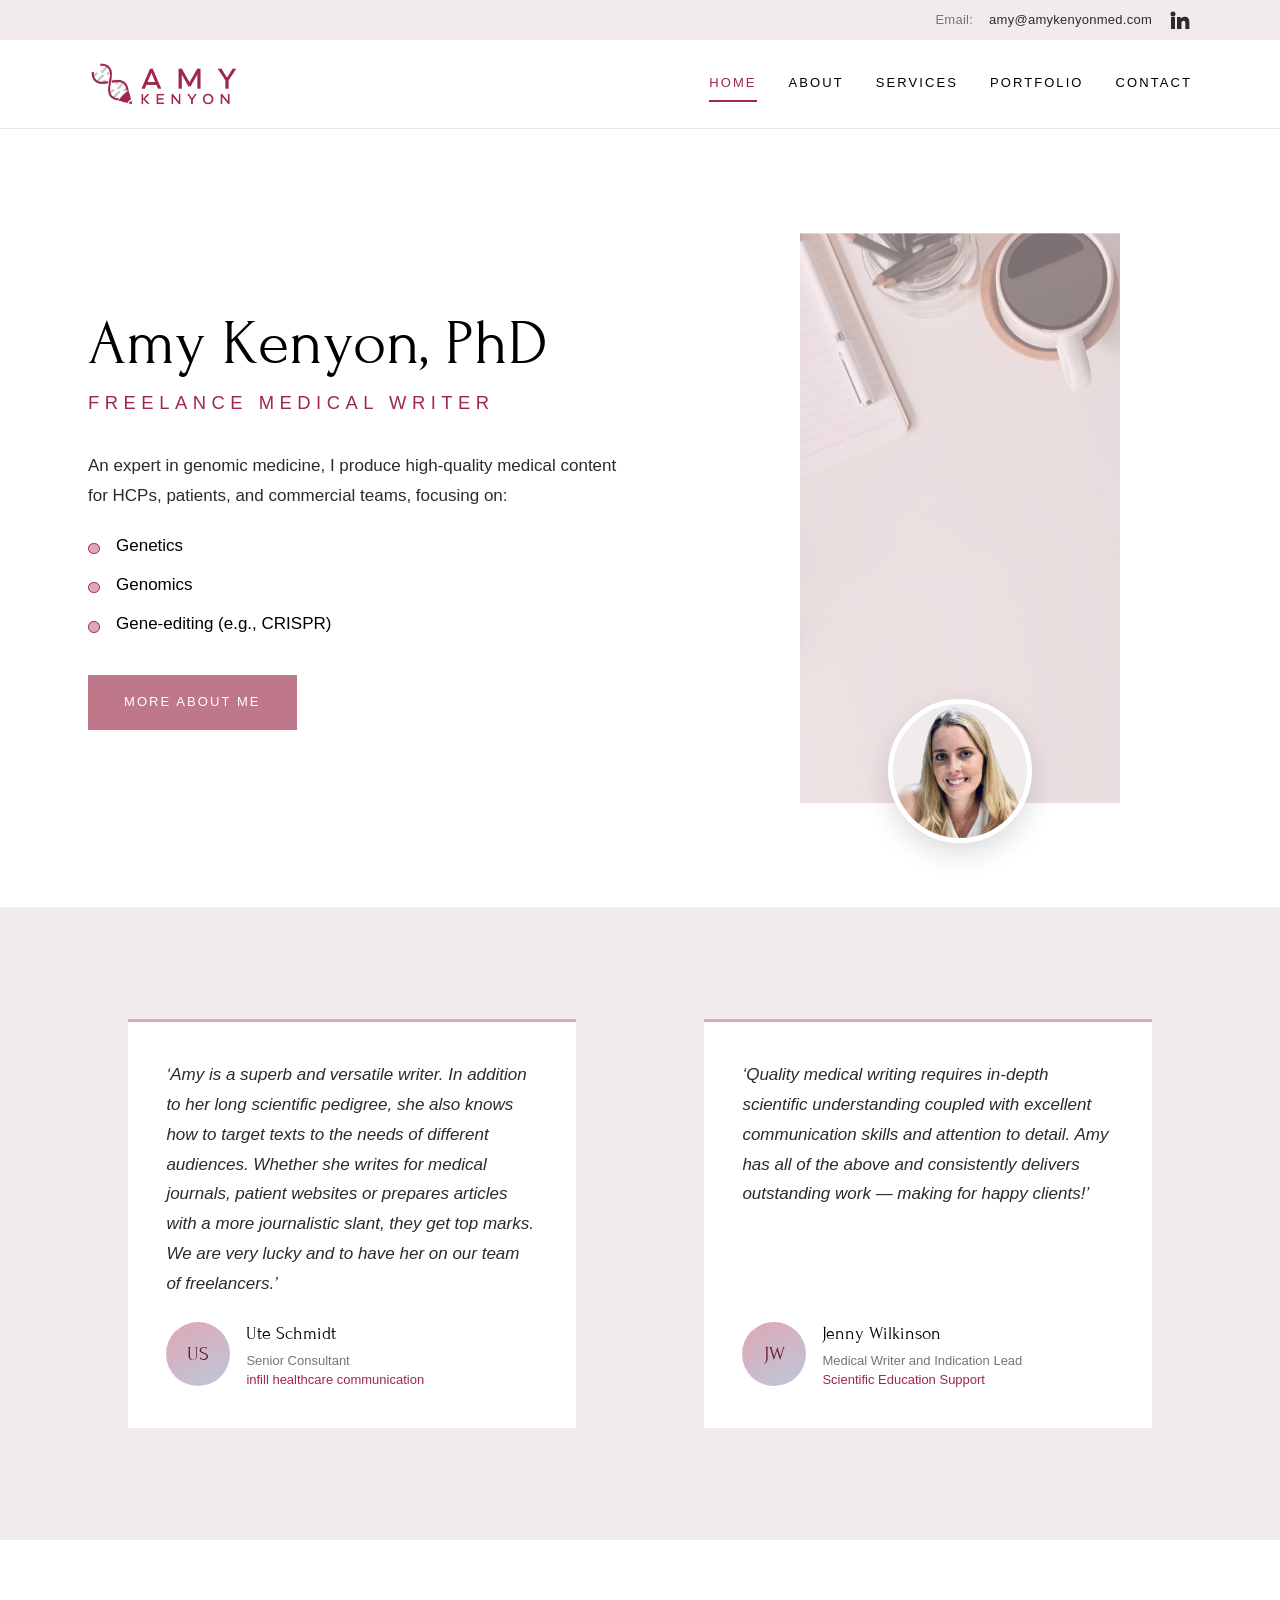
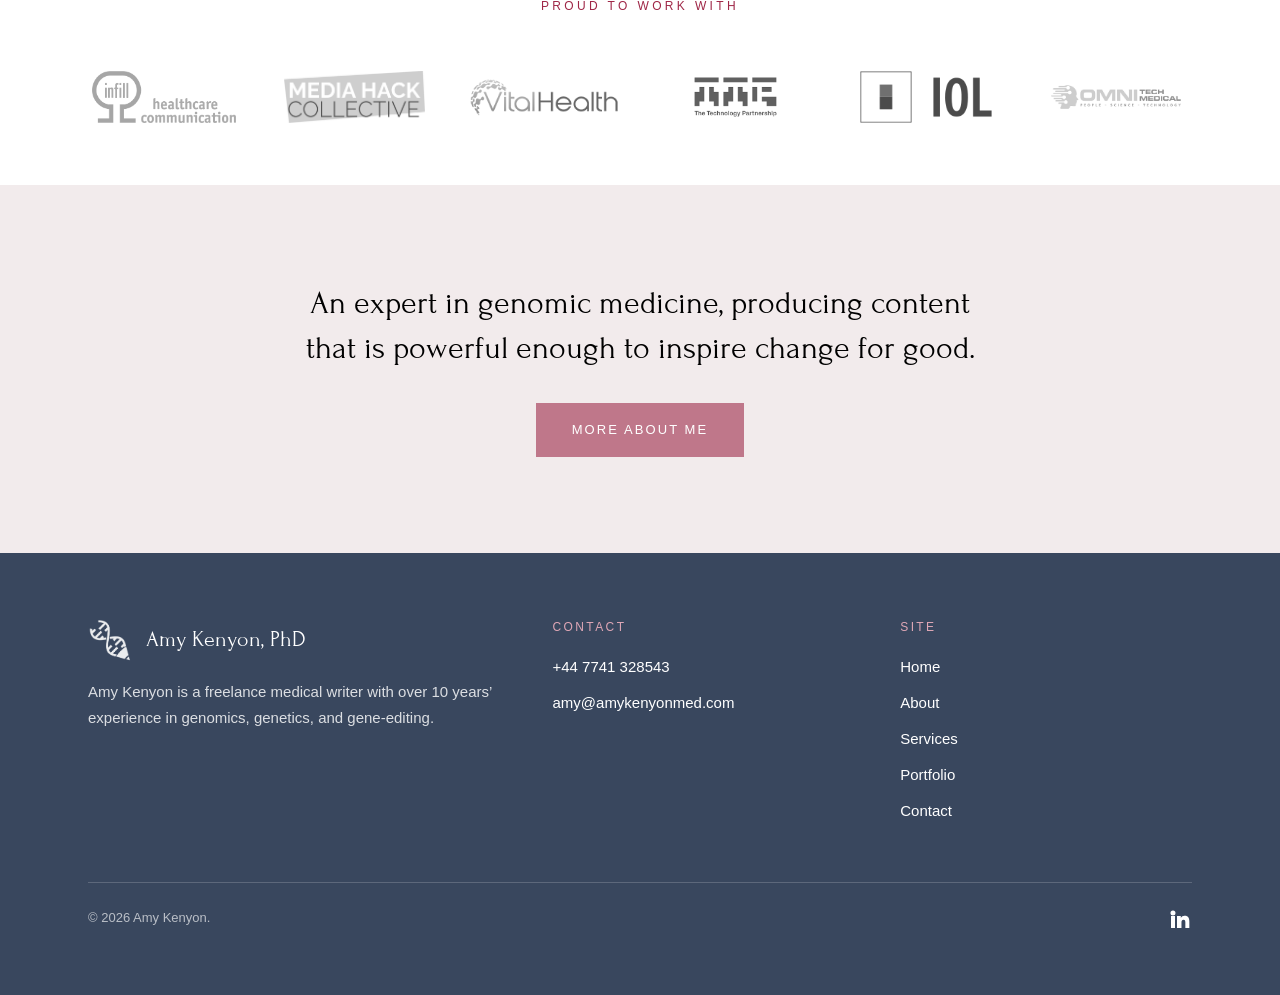
<file: index.html>
<!doctype html>
<html lang="en">
<head>
<meta charset="utf-8">
<meta name="viewport" content="width=device-width, initial-scale=1">
<title>Freelance Medical Writer | Amy Kenyon</title>
<meta name="description" content="Amy Kenyon (PhD) is a freelance medical writer with over 10 years&rsquo; experience in genomics, genetics, and gene-editing.">
<link rel="canonical" href="https://www.amykenyonmed.com/">

<meta property="og:type" content="website">
<meta property="og:title" content="Freelance Medical Writer | Amy Kenyon">
<meta property="og:description" content="Amy Kenyon (PhD) is a freelance medical writer with over 10 years&rsquo; experience in genomics, genetics, and gene-editing.">
<meta property="og:url" content="https://www.amykenyonmed.com/">
<meta property="og:site_name" content="Amy Kenyon, PhD">

<link rel="preload" href="assets/fonts/forum-latin.woff2" as="font" type="font/woff2" crossorigin>
<link rel="stylesheet" href="assets/css/site.css">
<link rel="icon" href="assets/img/favicon.svg" type="image/svg+xml">
</head>
<body>
<a class="skip-link" href="#main">Skip to main content</a>

<div class="utility">
  <div class="wrap">
    <span class="label">Email:</span>
    <a href="mailto:amy@amykenyonmed.com">amy@amykenyonmed.com</a>
    <a class="icon-link" href="http://www.linkedin.com/in/amy-kenyon-412b50195" target="_blank" rel="noopener" aria-label="Amy Kenyon on LinkedIn">
      <svg viewBox="0 0 24 24" aria-hidden="true"><path d="M4.98 3.5a2.5 2.5 0 1 1 0 5 2.5 2.5 0 0 1 0-5ZM3 9h4v12H3V9Zm6 0h3.8v1.7h.05a4.16 4.16 0 0 1 3.75-2.05c4 0 4.75 2.63 4.75 6.06V21h-4v-5.4c0-1.29-.03-2.95-1.8-2.95-1.8 0-2.08 1.4-2.08 2.85V21H9V9Z"/></svg>
    </a>
  </div>
</div>

<header class="site-header">
  <div class="wrap">
    <a class="brand" href="./">
      <img class="logo" src="assets/img/logo-header.png" alt="Amy Kenyon" width="2063" height="706">
    </a>

    <button class="nav-toggle" type="button" aria-expanded="false" aria-controls="site-nav">Menu</button>

    <nav class="site-nav" id="site-nav" aria-label="Main">
      <ul>
        <li><a href="./" aria-current="page">Home</a></li>
        <li><a href="about/">About</a></li>
        <li><a href="services/">Services</a></li>
        <li><a href="blog/">Portfolio</a></li>
        <li><a href="contact/">Contact</a></li>
      </ul>
    </nav>
  </div>
</header>

<main id="main">

  <section class="hero">
    <div class="wrap">
      <div class="hero-copy">
        <h1>Amy Kenyon, PhD</h1>
        <p class="hero-role">Freelance Medical Writer</p>
        <p class="lede">An expert in genomic medicine, I produce high-quality medical content for HCPs, patients, and commercial teams, focusing on:</p>
        <ul class="hero-list">
          <li>Genetics</li>
          <li>Genomics</li>
          <li>Gene-editing (e.g., CRISPR)</li>
        </ul>
        <a class="btn" href="about/">More about me</a>
      </div>

      <figure class="hero-figure">
        <div class="frame frame-portrait">
          <img src="assets/img/amy-kenyon-portrait.jpg" alt="" width="1219" height="965">
        </div>
        <div class="hero-headshot">
          <img src="assets/img/amy-kenyon-headshot.png" alt="Amy Kenyon, PhD" width="675" height="726">
        </div>
      </figure>
    </div>
  </section>

  <section class="section section-blush">
    <div class="wrap">
      <div class="testimonials">

        <figure class="testimonial">
          <blockquote>&lsquo;Amy is a superb and versatile writer. In addition to her long scientific pedigree, she also knows how to target texts to the needs of different audiences. Whether she writes for medical journals, patient websites or prepares articles with a more journalistic slant, they get top marks. We are very lucky and to have her on our team of freelancers.&rsquo;</blockquote>
          <figcaption>
            <span class="avatar" aria-hidden="true">US</span>
            <span>
              <span class="name">Ute Schmidt</span>
              <span class="role">Senior Consultant</span>
              <span class="org">infill healthcare communication</span>
            </span>
          </figcaption>
        </figure>

        <figure class="testimonial">
          <blockquote>&lsquo;Quality medical writing requires in-depth scientific understanding coupled with excellent communication skills and attention to detail. Amy has all of the above and consistently delivers outstanding work &mdash; making for happy clients!&rsquo;</blockquote>
          <figcaption>
            <span class="avatar" aria-hidden="true">JW</span>
            <span>
              <span class="name">Jenny Wilkinson</span>
              <span class="role">Medical Writer and Indication Lead</span>
              <span class="org">Scientific Education Support</span>
            </span>
          </figcaption>
        </figure>

      </div>
    </div>
  </section>

  <section class="section section-tight">
    <div class="wrap">
      <div class="section-title">
        <p class="eyebrow">Proud to work with</p>
      </div>
      <div class="clients">
        <span class="client"><img src="assets/img/client-infill.png" alt="infill healthcare communication" width="448" height="161"></span>
        <span class="client"><img src="assets/img/client-media-hack.png" alt="Media Hack Collective" width="1155" height="426"></span>
        <span class="client"><img src="assets/img/client-vital-health.png" alt="Vital Health" width="200" height="50"></span>
        <span class="client"><img src="assets/img/client-ttp.png" alt="The Technology Partnership" width="290" height="174"></span>
        <span class="client"><img src="assets/img/client-iol.png" alt="IOL" width="183" height="72"></span>
        <span class="client"><img src="assets/img/client-omni.png" alt="Omni Tech Medical" width="410" height="123"></span>
      </div>
    </div>
  </section>

  <section class="section section-blush cta">
    <div class="wrap">
      <p>An expert in genomic medicine, producing content that is powerful enough to inspire change for good.</p>
      <a class="btn" href="about/">More about me</a>
    </div>
  </section>

</main>

<footer class="site-footer">
  <div class="wrap">
    <div class="footer-grid">

      <div>
        <div class="footer-brand">
          <img class="mark" src="assets/img/logo-footer.png" alt="" width="471" height="491">
          <span>Amy Kenyon, PhD</span>
        </div>
        <p class="tagline">Amy Kenyon is a freelance medical writer with over 10 years&rsquo; experience in genomics, genetics, and gene-editing.</p>
      </div>

      <div>
        <p class="footer-heading">Contact</p>
        <ul>
          <li><a href="tel:+447741328543">+44 7741 328543</a></li>
          <li><a href="mailto:amy@amykenyonmed.com">amy@amykenyonmed.com</a></li>
        </ul>
      </div>

      <div>
        <p class="footer-heading">Site</p>
        <ul>
          <li><a href="./">Home</a></li>
          <li><a href="about/">About</a></li>
          <li><a href="services/">Services</a></li>
          <li><a href="blog/">Portfolio</a></li>
          <li><a href="contact/">Contact</a></li>
        </ul>
      </div>

    </div>

    <div class="footer-bottom">
      <span>&copy; <span data-current-year>2026</span> Amy Kenyon.</span>
      <a class="icon-link" href="http://www.linkedin.com/in/amy-kenyon-412b50195" target="_blank" rel="noopener" aria-label="Amy Kenyon on LinkedIn">
        <svg viewBox="0 0 24 24" aria-hidden="true"><path d="M4.98 3.5a2.5 2.5 0 1 1 0 5 2.5 2.5 0 0 1 0-5ZM3 9h4v12H3V9Zm6 0h3.8v1.7h.05a4.16 4.16 0 0 1 3.75-2.05c4 0 4.75 2.63 4.75 6.06V21h-4v-5.4c0-1.29-.03-2.95-1.8-2.95-1.8 0-2.08 1.4-2.08 2.85V21H9V9Z"/></svg>
      </a>
    </div>
  </div>
</footer>

<script src="assets/js/site.js" defer></script>
</body>
</html>
</file>
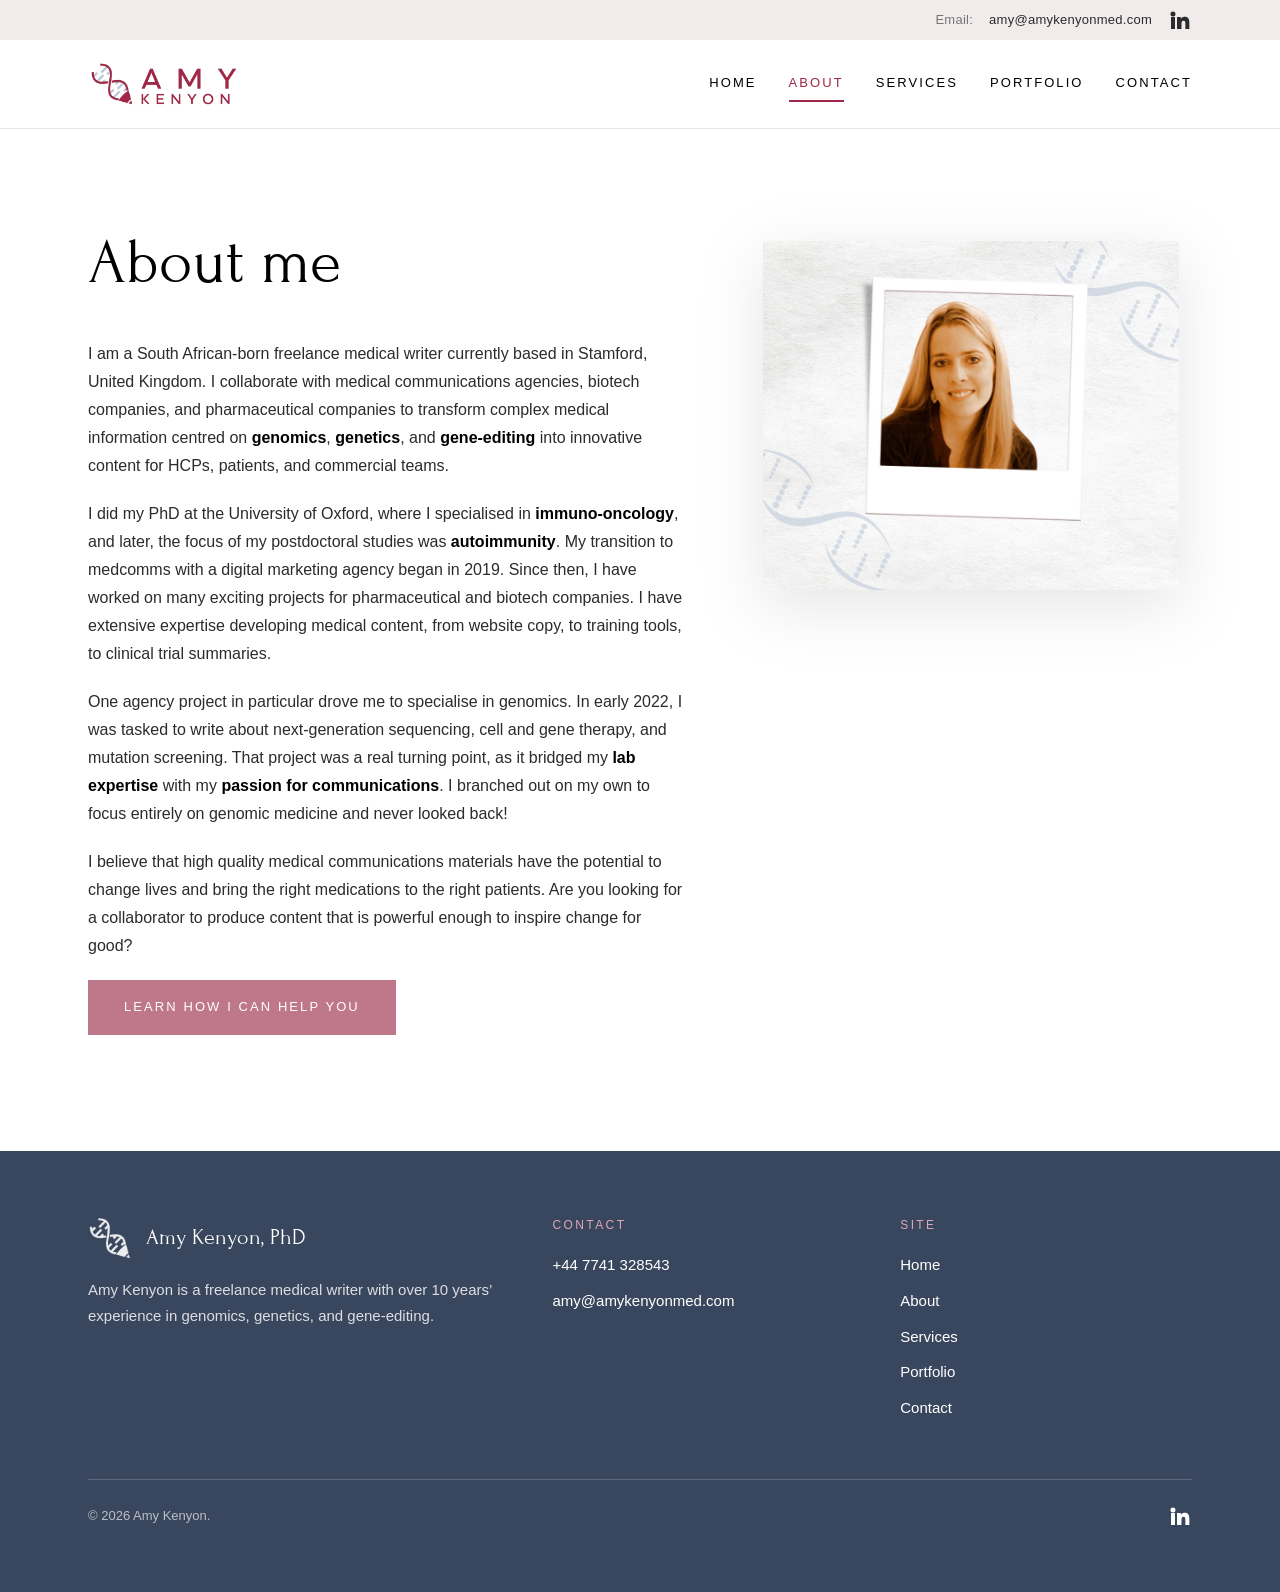
<file: about/index.html>
<!doctype html>
<html lang="en">
<head>
<meta charset="utf-8">
<meta name="viewport" content="width=device-width, initial-scale=1">
<title>About | Amy Kenyon</title>
<meta name="description" content="Amy Kenyon is a South African-born freelance medical writer based in Stamford, UK, specialising in genomics, genetics, and gene-editing.">
<link rel="canonical" href="https://www.amykenyonmed.com/about">

<meta property="og:type" content="website">
<meta property="og:title" content="About | Amy Kenyon">
<meta property="og:description" content="Amy Kenyon is a South African-born freelance medical writer based in Stamford, UK, specialising in genomics, genetics, and gene-editing.">
<meta property="og:url" content="https://www.amykenyonmed.com/about">
<meta property="og:site_name" content="Amy Kenyon, PhD">

<link rel="preload" href="../assets/fonts/forum-latin.woff2" as="font" type="font/woff2" crossorigin>
<link rel="stylesheet" href="../assets/css/site.css">
<link rel="icon" href="../assets/img/favicon.svg" type="image/svg+xml">
</head>
<body>
<a class="skip-link" href="#main">Skip to main content</a>

<div class="utility">
  <div class="wrap">
    <span class="label">Email:</span>
    <a href="mailto:amy@amykenyonmed.com">amy@amykenyonmed.com</a>
    <a class="icon-link" href="http://www.linkedin.com/in/amy-kenyon-412b50195" target="_blank" rel="noopener" aria-label="Amy Kenyon on LinkedIn">
      <svg viewBox="0 0 24 24" aria-hidden="true"><path d="M4.98 3.5a2.5 2.5 0 1 1 0 5 2.5 2.5 0 0 1 0-5ZM3 9h4v12H3V9Zm6 0h3.8v1.7h.05a4.16 4.16 0 0 1 3.75-2.05c4 0 4.75 2.63 4.75 6.06V21h-4v-5.4c0-1.29-.03-2.95-1.8-2.95-1.8 0-2.08 1.4-2.08 2.85V21H9V9Z"/></svg>
    </a>
  </div>
</div>

<header class="site-header">
  <div class="wrap">
    <a class="brand" href="../">
      <img class="logo" src="../assets/img/logo-header.png" alt="Amy Kenyon" width="2063" height="706">
    </a>

    <button class="nav-toggle" type="button" aria-expanded="false" aria-controls="site-nav">Menu</button>

    <nav class="site-nav" id="site-nav" aria-label="Main">
      <ul>
        <li><a href="../">Home</a></li>
        <li><a href="./" aria-current="page">About</a></li>
        <li><a href="../services/">Services</a></li>
        <li><a href="../blog/">Portfolio</a></li>
        <li><a href="../contact/">Contact</a></li>
      </ul>
    </nav>
  </div>
</header>

<main id="main">

  <section class="section">
    <div class="wrap">
      <div class="contact-grid">

        <div>
          <h1>About me</h1>

          <p>I am a South African-born freelance medical writer currently based in Stamford, United Kingdom. I collaborate with medical communications agencies, biotech companies, and pharmaceutical companies to transform complex medical information centred on <strong>genomics</strong>, <strong>genetics</strong>, and <strong>gene-editing</strong> into innovative content for HCPs, patients, and commercial teams.</p>

          <p>I did my PhD at the University of Oxford, where I specialised in <strong>immuno-oncology</strong>, and later, the focus of my postdoctoral studies was <strong>autoimmunity</strong>. My transition to medcomms with a digital marketing agency began in 2019. Since then, I have worked on many exciting projects for pharmaceutical and biotech companies. I have extensive expertise developing medical content, from website copy, to training tools, to clinical trial summaries.</p>

          <p>One agency project in particular drove me to specialise in genomics. In early 2022, I was tasked to write about next-generation sequencing, cell and gene therapy, and mutation screening. That project was a real turning point, as it bridged my <strong>lab expertise</strong> with my <strong>passion for communications</strong>. I branched out on my own to focus entirely on genomic medicine and never looked back!</p>

          <p>I believe that high quality medical communications materials have the potential to change lives and bring the right medications to the right patients. Are you looking for a collaborator to produce content that is powerful enough to inspire change for good?</p>

          <p><a class="btn" href="../services/">Learn how I can help you</a></p>
        </div>

        <figure class="hero-figure">
          <div class="frame-polaroid">
            <img src="../assets/img/amy-kenyon-about.png" alt="Amy Kenyon, PhD" width="940" height="788">
          </div>
        </figure>

      </div>
    </div>
  </section>

</main>

<footer class="site-footer">
  <div class="wrap">
    <div class="footer-grid">

      <div>
        <div class="footer-brand">
          <img class="mark" src="../assets/img/logo-footer.png" alt="" width="471" height="491">
          <span>Amy Kenyon, PhD</span>
        </div>
        <p class="tagline">Amy Kenyon is a freelance medical writer with over 10 years&rsquo; experience in genomics, genetics, and gene-editing.</p>
      </div>

      <div>
        <p class="footer-heading">Contact</p>
        <ul>
          <li><a href="tel:+447741328543">+44 7741 328543</a></li>
          <li><a href="mailto:amy@amykenyonmed.com">amy@amykenyonmed.com</a></li>
        </ul>
      </div>

      <div>
        <p class="footer-heading">Site</p>
        <ul>
          <li><a href="../">Home</a></li>
          <li><a href="./">About</a></li>
          <li><a href="../services/">Services</a></li>
          <li><a href="../blog/">Portfolio</a></li>
          <li><a href="../contact/">Contact</a></li>
        </ul>
      </div>

    </div>

    <div class="footer-bottom">
      <span>&copy; <span data-current-year>2026</span> Amy Kenyon.</span>
      <a class="icon-link" href="http://www.linkedin.com/in/amy-kenyon-412b50195" target="_blank" rel="noopener" aria-label="Amy Kenyon on LinkedIn">
        <svg viewBox="0 0 24 24" aria-hidden="true"><path d="M4.98 3.5a2.5 2.5 0 1 1 0 5 2.5 2.5 0 0 1 0-5ZM3 9h4v12H3V9Zm6 0h3.8v1.7h.05a4.16 4.16 0 0 1 3.75-2.05c4 0 4.75 2.63 4.75 6.06V21h-4v-5.4c0-1.29-.03-2.95-1.8-2.95-1.8 0-2.08 1.4-2.08 2.85V21H9V9Z"/></svg>
      </a>
    </div>
  </div>
</footer>

<script src="../assets/js/site.js" defer></script>
</body>
</html>
</file>
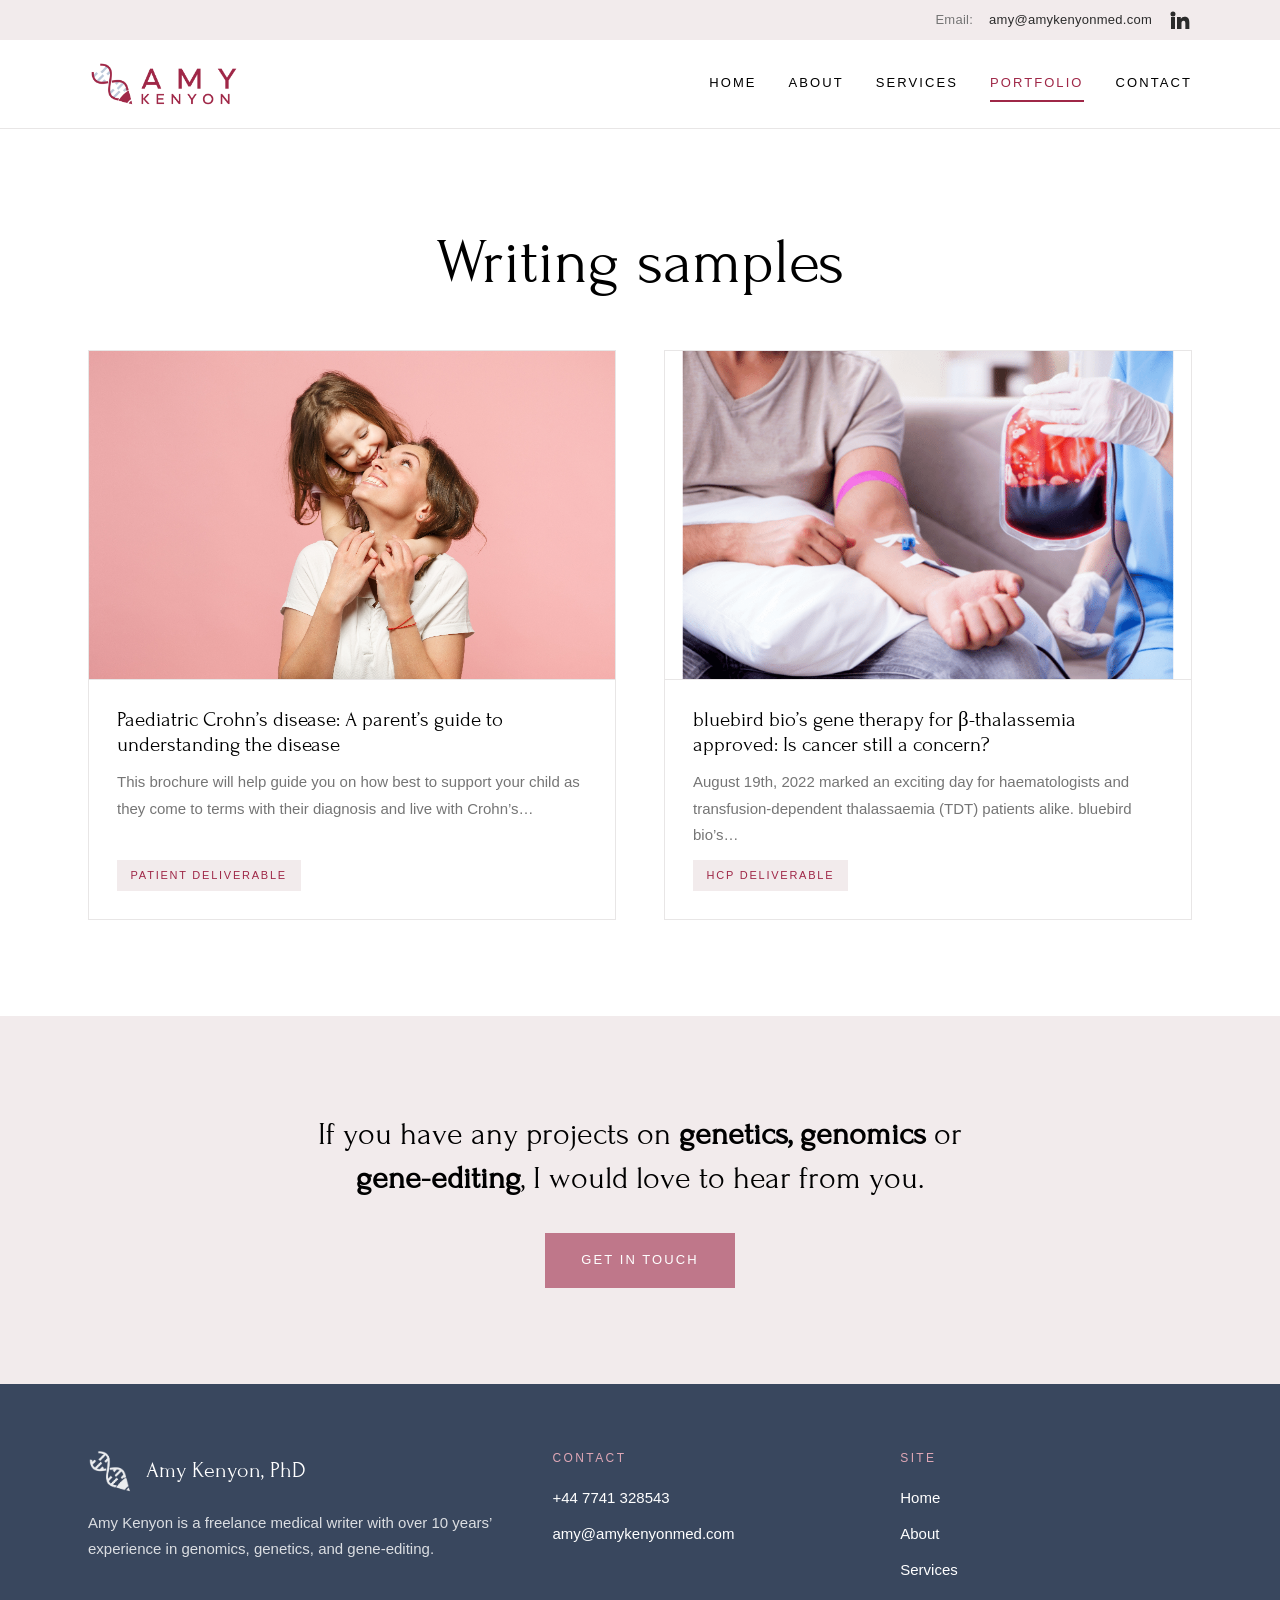
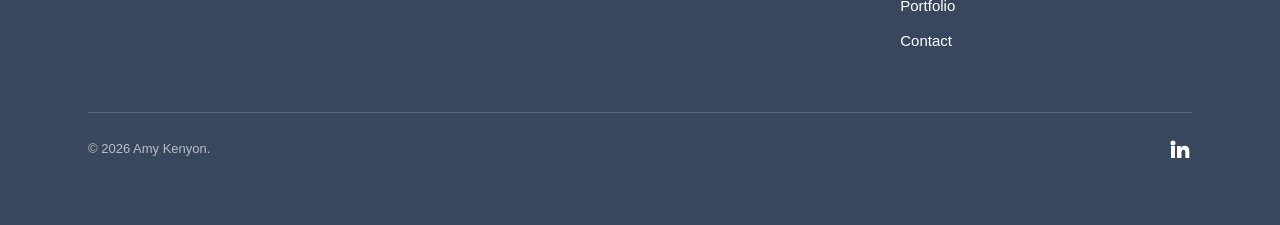
<file: blog/index.html>
<!doctype html>
<html lang="en">
<head>
<meta charset="utf-8">
<meta name="viewport" content="width=device-width, initial-scale=1">
<title>Portfolio | Amy Kenyon</title>
<meta name="description" content="Writing samples from Amy Kenyon, freelance medical writer &mdash; HCP and patient deliverables across genetics, genomics, and gene-editing.">
<link rel="canonical" href="https://www.amykenyonmed.com/blog">

<meta property="og:type" content="website">
<meta property="og:title" content="Portfolio | Amy Kenyon">
<meta property="og:description" content="Writing samples from Amy Kenyon, freelance medical writer.">
<meta property="og:url" content="https://www.amykenyonmed.com/blog">
<meta property="og:site_name" content="Amy Kenyon, PhD">

<link rel="preload" href="../assets/fonts/forum-latin.woff2" as="font" type="font/woff2" crossorigin>
<link rel="stylesheet" href="../assets/css/site.css">
<link rel="icon" href="../assets/img/favicon.svg" type="image/svg+xml">
</head>
<body>
<a class="skip-link" href="#main">Skip to main content</a>

<div class="utility">
  <div class="wrap">
    <span class="label">Email:</span>
    <a href="mailto:amy@amykenyonmed.com">amy@amykenyonmed.com</a>
    <a class="icon-link" href="http://www.linkedin.com/in/amy-kenyon-412b50195" target="_blank" rel="noopener" aria-label="Amy Kenyon on LinkedIn">
      <svg viewBox="0 0 24 24" aria-hidden="true"><path d="M4.98 3.5a2.5 2.5 0 1 1 0 5 2.5 2.5 0 0 1 0-5ZM3 9h4v12H3V9Zm6 0h3.8v1.7h.05a4.16 4.16 0 0 1 3.75-2.05c4 0 4.75 2.63 4.75 6.06V21h-4v-5.4c0-1.29-.03-2.95-1.8-2.95-1.8 0-2.08 1.4-2.08 2.85V21H9V9Z"/></svg>
    </a>
  </div>
</div>

<header class="site-header">
  <div class="wrap">
    <a class="brand" href="../">
      <img class="logo" src="../assets/img/logo-header.png" alt="Amy Kenyon" width="2063" height="706">
    </a>

    <button class="nav-toggle" type="button" aria-expanded="false" aria-controls="site-nav">Menu</button>

    <nav class="site-nav" id="site-nav" aria-label="Main">
      <ul>
        <li><a href="../">Home</a></li>
        <li><a href="../about/">About</a></li>
        <li><a href="../services/">Services</a></li>
        <li><a href="./" aria-current="page">Portfolio</a></li>
        <li><a href="../contact/">Contact</a></li>
      </ul>
    </nav>
  </div>
</header>

<main id="main">

  <section class="section">
    <div class="wrap">
      <div class="section-title">
        <h1>Writing samples</h1>
      </div>

      <div class="samples">

        <article class="sample">
          <div class="frame frame-card">
            <img src="../assets/img/post-paediatric-crohns.png" alt="" width="1000" height="667">
          </div>
          <div class="sample-body">
            <h3><a href="../post/paediatric-crohn-s-disease/">Paediatric Crohn&rsquo;s disease: A parent&rsquo;s guide to understanding the disease</a></h3>
            <p>This brochure will help guide you on how best to support your child as they come to terms with their diagnosis and live with Crohn&rsquo;s&hellip;</p>
            <span class="tag">Patient deliverable</span>
          </div>
        </article>

        <article class="sample">
          <div class="frame frame-card">
            <img src="../assets/img/post-bluebird-bio.png" alt="" width="940" height="500">
          </div>
          <div class="sample-body">
            <h3><a href="../post/bluebird-bio-s-gene-therapy-for-%CE%B2-thalassemia-approved-are-hematologic-malignancies-a-concern/">bluebird bio&rsquo;s gene therapy for &beta;-thalassemia approved: Is cancer still a concern?</a></h3>
            <p>August 19th, 2022 marked an exciting day for haematologists and transfusion-dependent thalassaemia (TDT) patients alike. bluebird bio&rsquo;s&hellip;</p>
            <span class="tag">HCP deliverable</span>
          </div>
        </article>

      </div>
    </div>
  </section>

  <section class="section section-blush cta">
    <div class="wrap">
      <p>If you have any projects on <strong>genetics, genomics</strong> or <strong>gene-editing</strong>, I would love to hear from you.</p>
      <a class="btn" href="../contact/">Get in touch</a>
    </div>
  </section>

</main>

<footer class="site-footer">
  <div class="wrap">
    <div class="footer-grid">

      <div>
        <div class="footer-brand">
          <img class="mark" src="../assets/img/logo-footer.png" alt="" width="471" height="491">
          <span>Amy Kenyon, PhD</span>
        </div>
        <p class="tagline">Amy Kenyon is a freelance medical writer with over 10 years&rsquo; experience in genomics, genetics, and gene-editing.</p>
      </div>

      <div>
        <p class="footer-heading">Contact</p>
        <ul>
          <li><a href="tel:+447741328543">+44 7741 328543</a></li>
          <li><a href="mailto:amy@amykenyonmed.com">amy@amykenyonmed.com</a></li>
        </ul>
      </div>

      <div>
        <p class="footer-heading">Site</p>
        <ul>
          <li><a href="../">Home</a></li>
          <li><a href="../about/">About</a></li>
          <li><a href="../services/">Services</a></li>
          <li><a href="./">Portfolio</a></li>
          <li><a href="../contact/">Contact</a></li>
        </ul>
      </div>

    </div>

    <div class="footer-bottom">
      <span>&copy; <span data-current-year>2026</span> Amy Kenyon.</span>
      <a class="icon-link" href="http://www.linkedin.com/in/amy-kenyon-412b50195" target="_blank" rel="noopener" aria-label="Amy Kenyon on LinkedIn">
        <svg viewBox="0 0 24 24" aria-hidden="true"><path d="M4.98 3.5a2.5 2.5 0 1 1 0 5 2.5 2.5 0 0 1 0-5ZM3 9h4v12H3V9Zm6 0h3.8v1.7h.05a4.16 4.16 0 0 1 3.75-2.05c4 0 4.75 2.63 4.75 6.06V21h-4v-5.4c0-1.29-.03-2.95-1.8-2.95-1.8 0-2.08 1.4-2.08 2.85V21H9V9Z"/></svg>
      </a>
    </div>
  </div>
</footer>

<script src="../assets/js/site.js" defer></script>
</body>
</html>
</file>
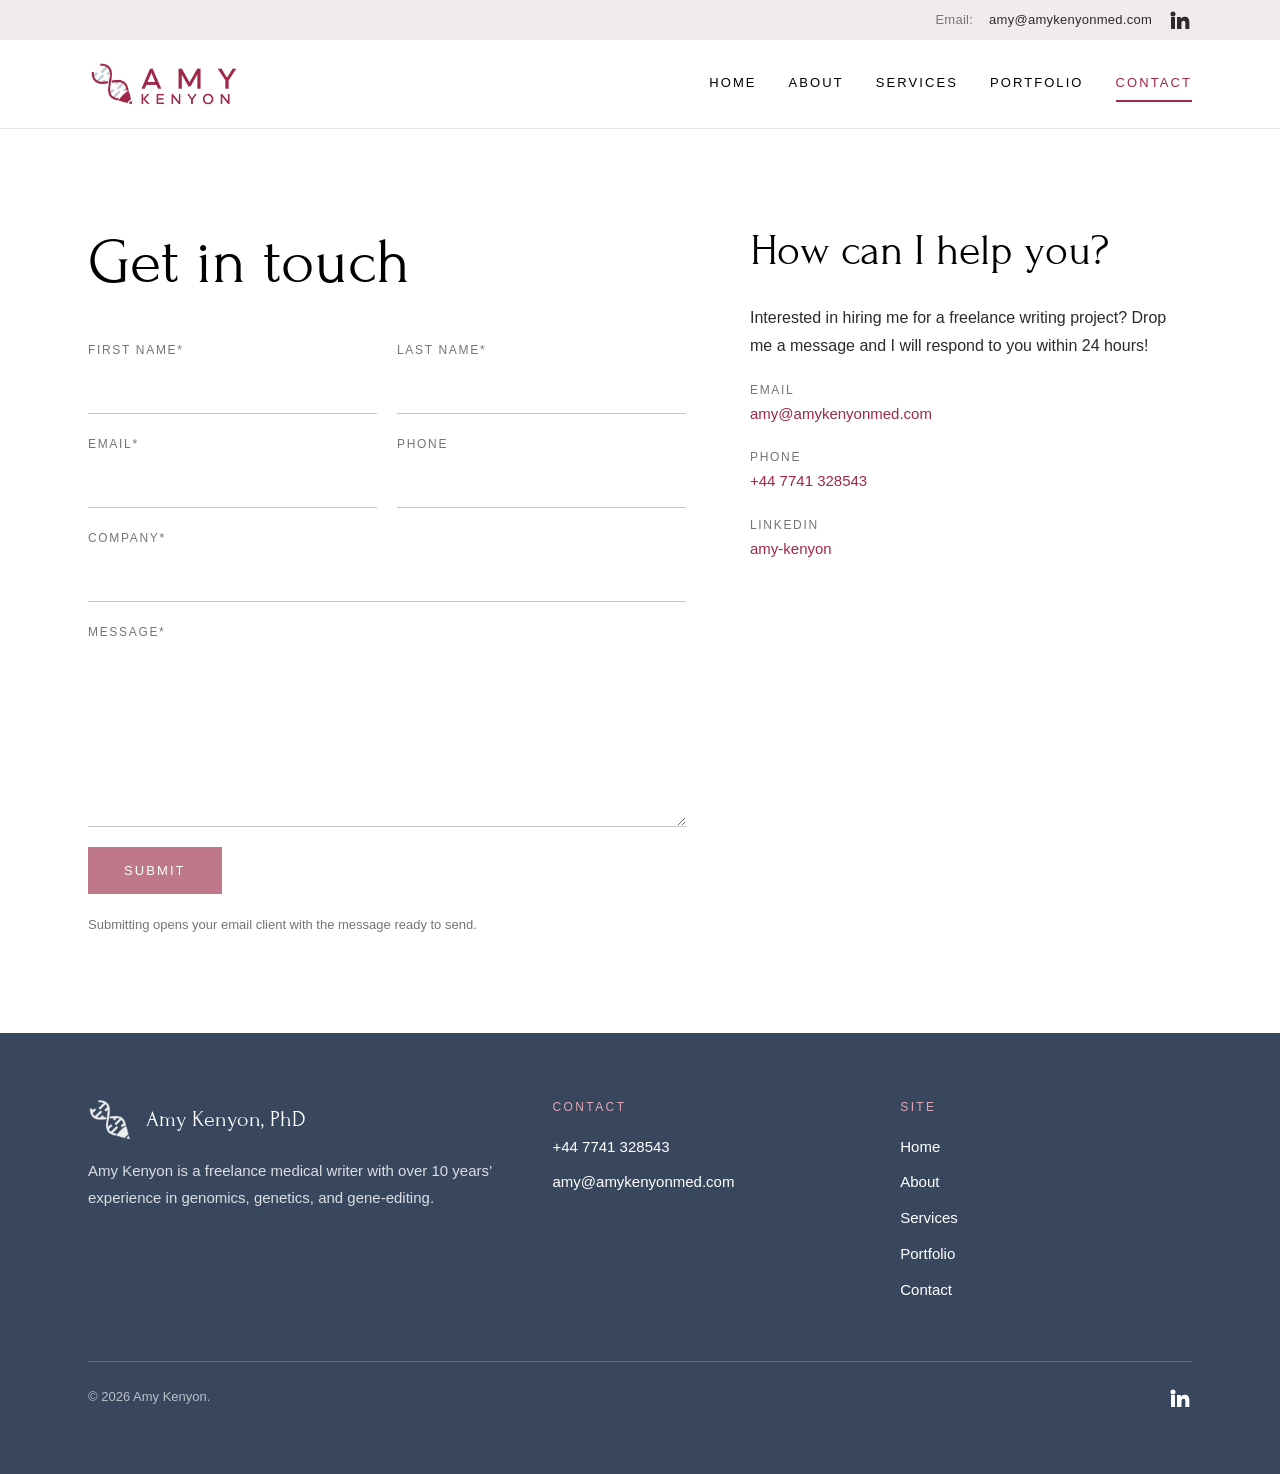
<file: contact/index.html>
<!doctype html>
<html lang="en">
<head>
<meta charset="utf-8">
<meta name="viewport" content="width=device-width, initial-scale=1">
<title>Contact | Amy Kenyon</title>
<meta name="description" content="Interested in hiring Amy Kenyon for a freelance medical writing project? Drop a message and she will respond within 24 hours.">
<link rel="canonical" href="https://www.amykenyonmed.com/contact">

<meta property="og:type" content="website">
<meta property="og:title" content="Contact | Amy Kenyon">
<meta property="og:description" content="Interested in hiring Amy Kenyon for a freelance medical writing project? Drop a message and she will respond within 24 hours.">
<meta property="og:url" content="https://www.amykenyonmed.com/contact">
<meta property="og:site_name" content="Amy Kenyon, PhD">

<link rel="preload" href="../assets/fonts/forum-latin.woff2" as="font" type="font/woff2" crossorigin>
<link rel="stylesheet" href="../assets/css/site.css">
<link rel="icon" href="../assets/img/favicon.svg" type="image/svg+xml">
</head>
<body>
<a class="skip-link" href="#main">Skip to main content</a>

<div class="utility">
  <div class="wrap">
    <span class="label">Email:</span>
    <a href="mailto:amy@amykenyonmed.com">amy@amykenyonmed.com</a>
    <a class="icon-link" href="http://www.linkedin.com/in/amy-kenyon-412b50195" target="_blank" rel="noopener" aria-label="Amy Kenyon on LinkedIn">
      <svg viewBox="0 0 24 24" aria-hidden="true"><path d="M4.98 3.5a2.5 2.5 0 1 1 0 5 2.5 2.5 0 0 1 0-5ZM3 9h4v12H3V9Zm6 0h3.8v1.7h.05a4.16 4.16 0 0 1 3.75-2.05c4 0 4.75 2.63 4.75 6.06V21h-4v-5.4c0-1.29-.03-2.95-1.8-2.95-1.8 0-2.08 1.4-2.08 2.85V21H9V9Z"/></svg>
    </a>
  </div>
</div>

<header class="site-header">
  <div class="wrap">
    <a class="brand" href="../">
      <img class="logo" src="../assets/img/logo-header.png" alt="Amy Kenyon" width="2063" height="706">
    </a>

    <button class="nav-toggle" type="button" aria-expanded="false" aria-controls="site-nav">Menu</button>

    <nav class="site-nav" id="site-nav" aria-label="Main">
      <ul>
        <li><a href="../">Home</a></li>
        <li><a href="../about/">About</a></li>
        <li><a href="../services/">Services</a></li>
        <li><a href="../blog/">Portfolio</a></li>
        <li><a href="./" aria-current="page">Contact</a></li>
      </ul>
    </nav>
  </div>
</header>

<main id="main">

  <section class="section">
    <div class="wrap">
      <div class="contact-grid">

        <div>
          <h1>Get in touch</h1>

          <!-- To use a hosted form handler instead of the visitor's mail client,
               set action="https://formspree.io/f/XXXXXXX" method="post" and
               change data-transport to "post". -->
          <form id="contact-form" class="form-grid" data-transport="mailto" data-recipient="amy@amykenyonmed.com" novalidate>

            <div class="field">
              <label for="firstName">First name*</label>
              <input id="firstName" name="firstName" type="text" autocomplete="given-name" required>
            </div>

            <div class="field">
              <label for="lastName">Last name*</label>
              <input id="lastName" name="lastName" type="text" autocomplete="family-name" required>
            </div>

            <div class="field">
              <label for="email">Email*</label>
              <input id="email" name="email" type="email" autocomplete="email" required>
            </div>

            <div class="field">
              <label for="phone">Phone</label>
              <input id="phone" name="phone" type="tel" autocomplete="tel">
            </div>

            <div class="field field-wide">
              <label for="company">Company*</label>
              <input id="company" name="company" type="text" autocomplete="organization" required>
            </div>

            <div class="field field-wide">
              <label for="message">Message*</label>
              <textarea id="message" name="message" rows="6" required></textarea>
            </div>

            <div class="form-actions">
              <button class="btn" type="submit">Submit</button>
            </div>

            <p class="form-note">Submitting opens your email client with the message ready to send.</p>

          </form>
        </div>

        <aside class="contact-aside">
          <h2>How can I help you?</h2>
          <p>Interested in hiring me for a freelance writing project? Drop me a message and I will respond to you within 24 hours!</p>

          <p class="detail">
            <span class="label">Email</span>
            <a href="mailto:amy@amykenyonmed.com">amy@amykenyonmed.com</a>
          </p>

          <p class="detail">
            <span class="label">Phone</span>
            <a href="tel:+447741328543">+44 7741 328543</a>
          </p>

          <p class="detail">
            <span class="label">LinkedIn</span>
            <a href="http://www.linkedin.com/in/amy-kenyon-412b50195" target="_blank" rel="noopener">amy-kenyon</a>
          </p>
        </aside>

      </div>
    </div>
  </section>

</main>

<footer class="site-footer">
  <div class="wrap">
    <div class="footer-grid">

      <div>
        <div class="footer-brand">
          <img class="mark" src="../assets/img/logo-footer.png" alt="" width="471" height="491">
          <span>Amy Kenyon, PhD</span>
        </div>
        <p class="tagline">Amy Kenyon is a freelance medical writer with over 10 years&rsquo; experience in genomics, genetics, and gene-editing.</p>
      </div>

      <div>
        <p class="footer-heading">Contact</p>
        <ul>
          <li><a href="tel:+447741328543">+44 7741 328543</a></li>
          <li><a href="mailto:amy@amykenyonmed.com">amy@amykenyonmed.com</a></li>
        </ul>
      </div>

      <div>
        <p class="footer-heading">Site</p>
        <ul>
          <li><a href="../">Home</a></li>
          <li><a href="../about/">About</a></li>
          <li><a href="../services/">Services</a></li>
          <li><a href="../blog/">Portfolio</a></li>
          <li><a href="./">Contact</a></li>
        </ul>
      </div>

    </div>

    <div class="footer-bottom">
      <span>&copy; <span data-current-year>2026</span> Amy Kenyon.</span>
      <a class="icon-link" href="http://www.linkedin.com/in/amy-kenyon-412b50195" target="_blank" rel="noopener" aria-label="Amy Kenyon on LinkedIn">
        <svg viewBox="0 0 24 24" aria-hidden="true"><path d="M4.98 3.5a2.5 2.5 0 1 1 0 5 2.5 2.5 0 0 1 0-5ZM3 9h4v12H3V9Zm6 0h3.8v1.7h.05a4.16 4.16 0 0 1 3.75-2.05c4 0 4.75 2.63 4.75 6.06V21h-4v-5.4c0-1.29-.03-2.95-1.8-2.95-1.8 0-2.08 1.4-2.08 2.85V21H9V9Z"/></svg>
      </a>
    </div>
  </div>
</footer>

<script src="../assets/js/site.js" defer></script>
</body>
</html>
</file>
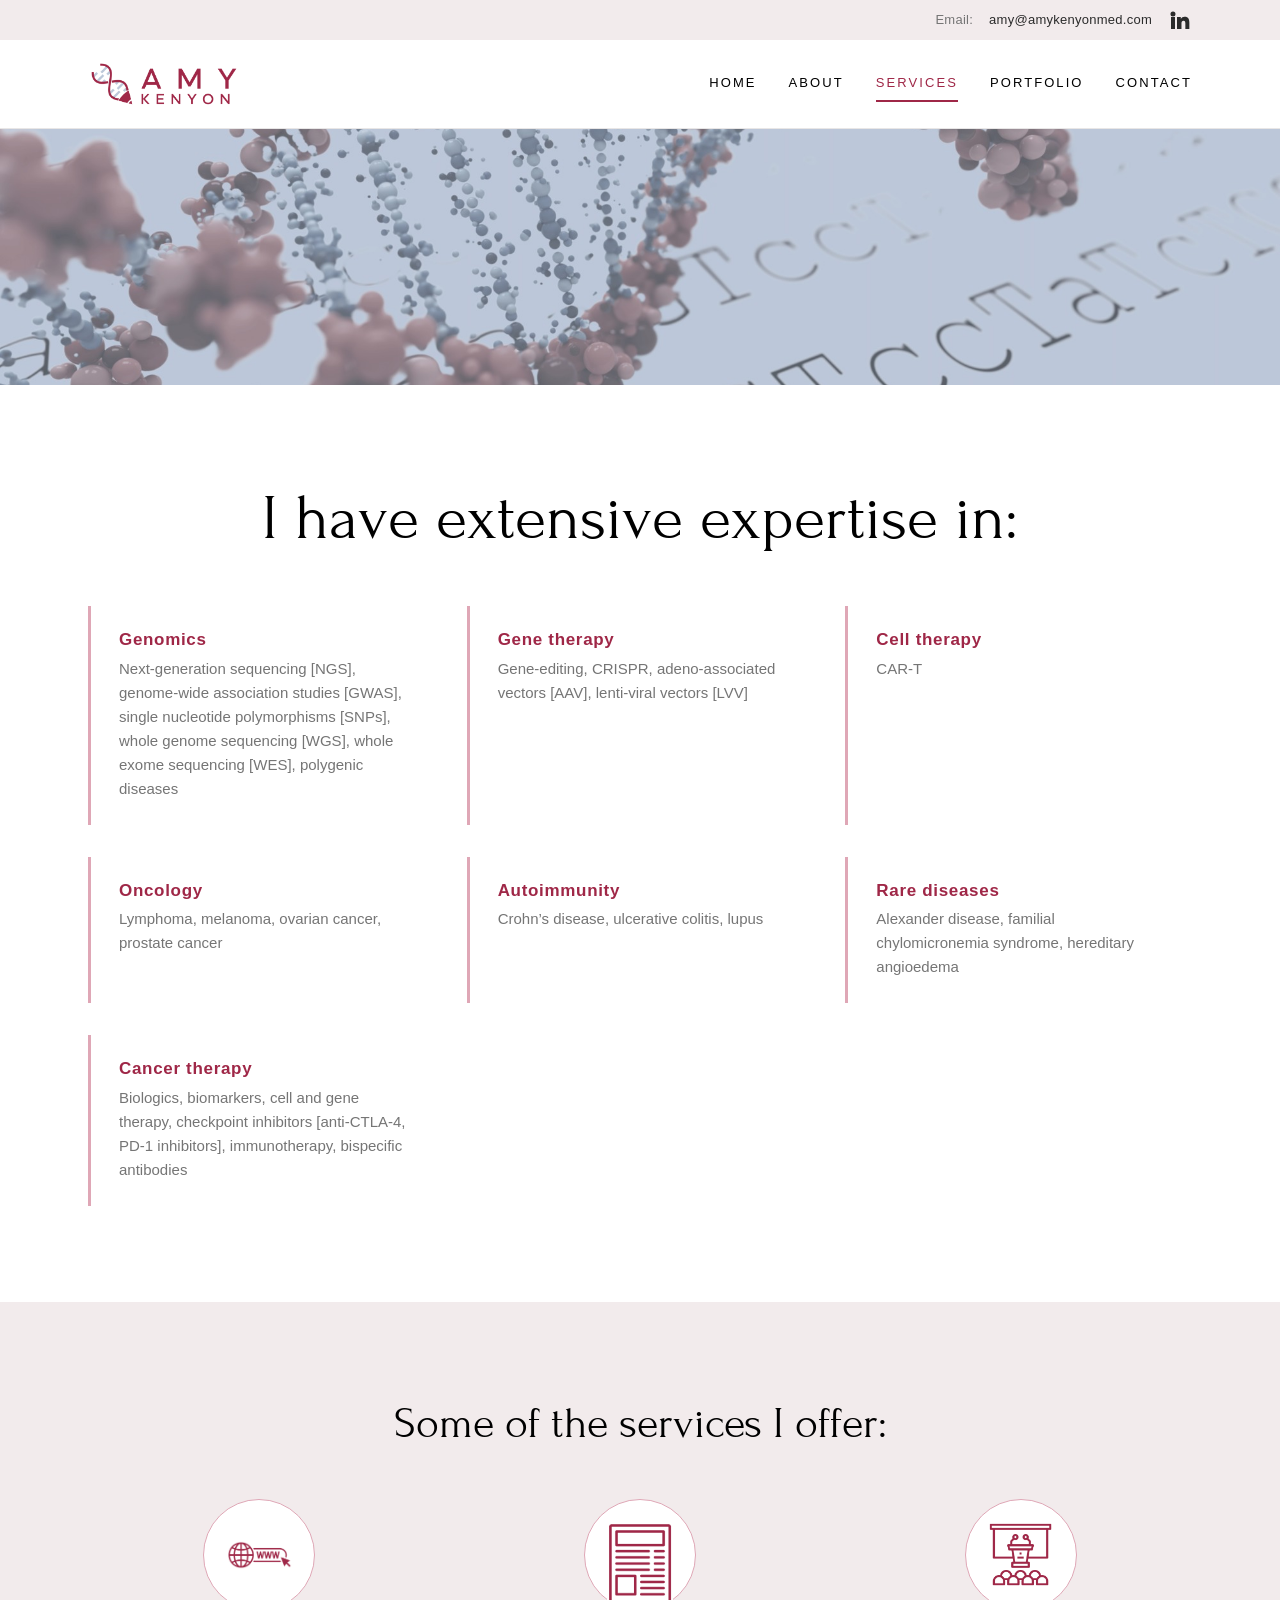
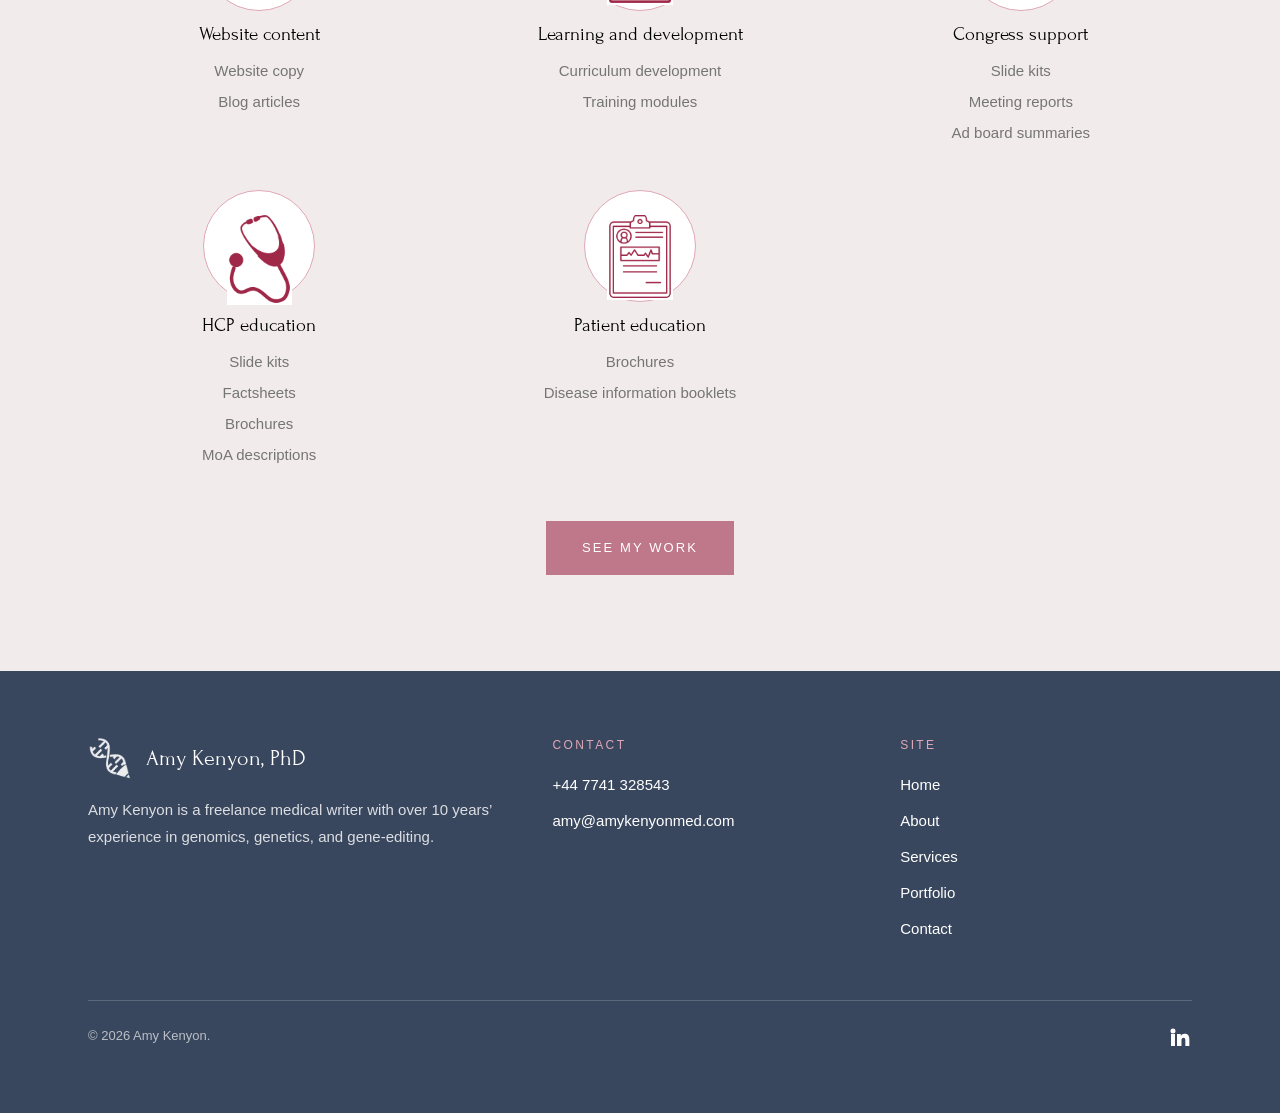
<file: services/index.html>
<!doctype html>
<html lang="en">
<head>
<meta charset="utf-8">
<meta name="viewport" content="width=device-width, initial-scale=1">
<title>Services | Amy Kenyon</title>
<meta name="description" content="Medical writing services across genomics, gene therapy, cell therapy, oncology, autoimmunity, and rare diseases &mdash; website content, learning and development, congress support, HCP and patient education.">
<link rel="canonical" href="https://www.amykenyonmed.com/services">

<meta property="og:type" content="website">
<meta property="og:title" content="Services | Amy Kenyon">
<meta property="og:description" content="Medical writing services across genomics, gene therapy, cell therapy, oncology, autoimmunity, and rare diseases.">
<meta property="og:url" content="https://www.amykenyonmed.com/services">
<meta property="og:site_name" content="Amy Kenyon, PhD">

<link rel="preload" href="../assets/fonts/forum-latin.woff2" as="font" type="font/woff2" crossorigin>
<link rel="stylesheet" href="../assets/css/site.css">
<link rel="icon" href="../assets/img/favicon.svg" type="image/svg+xml">
</head>
<body>
<a class="skip-link" href="#main">Skip to main content</a>

<div class="utility">
  <div class="wrap">
    <span class="label">Email:</span>
    <a href="mailto:amy@amykenyonmed.com">amy@amykenyonmed.com</a>
    <a class="icon-link" href="http://www.linkedin.com/in/amy-kenyon-412b50195" target="_blank" rel="noopener" aria-label="Amy Kenyon on LinkedIn">
      <svg viewBox="0 0 24 24" aria-hidden="true"><path d="M4.98 3.5a2.5 2.5 0 1 1 0 5 2.5 2.5 0 0 1 0-5ZM3 9h4v12H3V9Zm6 0h3.8v1.7h.05a4.16 4.16 0 0 1 3.75-2.05c4 0 4.75 2.63 4.75 6.06V21h-4v-5.4c0-1.29-.03-2.95-1.8-2.95-1.8 0-2.08 1.4-2.08 2.85V21H9V9Z"/></svg>
    </a>
  </div>
</div>

<header class="site-header">
  <div class="wrap">
    <a class="brand" href="../">
      <img class="logo" src="../assets/img/logo-header.png" alt="Amy Kenyon" width="2063" height="706">
    </a>

    <button class="nav-toggle" type="button" aria-expanded="false" aria-controls="site-nav">Menu</button>

    <nav class="site-nav" id="site-nav" aria-label="Main">
      <ul>
        <li><a href="../">Home</a></li>
        <li><a href="../about/">About</a></li>
        <li><a href="./" aria-current="page">Services</a></li>
        <li><a href="../blog/">Portfolio</a></li>
        <li><a href="../contact/">Contact</a></li>
      </ul>
    </nav>
  </div>
</header>

<main id="main">

  <div class="page-banner">
    <img src="../assets/img/services-hero.jpg" alt="" width="2000" height="1000">
  </div>

  <section class="section">
    <div class="wrap">
      <div class="section-title">
        <h1>I have extensive expertise in:</h1>
      </div>

      <div class="expertise">

        <div class="expertise-item">
          <h3>Genomics</h3>
          <p>Next-generation sequencing [NGS], genome-wide association studies [GWAS], single nucleotide polymorphisms [SNPs], whole genome sequencing [WGS], whole exome sequencing [WES], polygenic diseases</p>
        </div>

        <div class="expertise-item">
          <h3>Gene therapy</h3>
          <p>Gene-editing, CRISPR, adeno-associated vectors [AAV], lenti-viral vectors [LVV]</p>
        </div>

        <div class="expertise-item">
          <h3>Cell therapy</h3>
          <p>CAR-T</p>
        </div>

        <div class="expertise-item">
          <h3>Oncology</h3>
          <p>Lymphoma, melanoma, ovarian cancer, prostate cancer</p>
        </div>

        <div class="expertise-item">
          <h3>Autoimmunity</h3>
          <p>Crohn&rsquo;s disease, ulcerative colitis, lupus</p>
        </div>

        <div class="expertise-item">
          <h3>Rare diseases</h3>
          <p>Alexander disease, familial chylomicronemia syndrome, hereditary angioedema</p>
        </div>

        <div class="expertise-item">
          <h3>Cancer therapy</h3>
          <p>Biologics, biomarkers, cell and gene therapy, checkpoint inhibitors [anti-CTLA-4, PD-1 inhibitors], immunotherapy, bispecific antibodies</p>
        </div>

      </div>
    </div>
  </section>

  <section class="section section-blush">
    <div class="wrap">
      <div class="section-title">
        <h2>Some of the services I offer:</h2>
      </div>

      <div class="service-grid">

        <div class="service">
          <span class="service-icon" aria-hidden="true">
            <img src="../assets/img/service-icon-5.png" alt="">
          </span>
          <h3>Website content</h3>
          <ul>
            <li>Website copy</li>
            <li>Blog articles</li>
          </ul>
        </div>

        <div class="service">
          <span class="service-icon" aria-hidden="true">
            <img src="../assets/img/service-icon-6.png" alt="">
          </span>
          <h3>Learning and development</h3>
          <ul>
            <li>Curriculum development</li>
            <li>Training modules</li>
          </ul>
        </div>

        <div class="service">
          <span class="service-icon" aria-hidden="true">
            <img src="../assets/img/service-icon-4.png" alt="">
          </span>
          <h3>Congress support</h3>
          <ul>
            <li>Slide kits</li>
            <li>Meeting reports</li>
            <li>Ad board summaries</li>
          </ul>
        </div>

        <div class="service">
          <span class="service-icon" aria-hidden="true">
            <img src="../assets/img/service-icon-3.png" alt="">
          </span>
          <h3>HCP education</h3>
          <ul>
            <li>Slide kits</li>
            <li>Factsheets</li>
            <li>Brochures</li>
            <li>MoA descriptions</li>
          </ul>
        </div>

        <div class="service">
          <span class="service-icon" aria-hidden="true">
            <img src="../assets/img/service-icon-2.png" alt="">
          </span>
          <h3>Patient education</h3>
          <ul>
            <li>Brochures</li>
            <li>Disease information booklets</li>
          </ul>
        </div>

      </div>

      <div class="section-title" style="margin-top: 3rem; margin-bottom: 0;">
        <a class="btn" href="../blog/">See my work</a>
      </div>
    </div>
  </section>

</main>

<footer class="site-footer">
  <div class="wrap">
    <div class="footer-grid">

      <div>
        <div class="footer-brand">
          <img class="mark" src="../assets/img/logo-footer.png" alt="" width="471" height="491">
          <span>Amy Kenyon, PhD</span>
        </div>
        <p class="tagline">Amy Kenyon is a freelance medical writer with over 10 years&rsquo; experience in genomics, genetics, and gene-editing.</p>
      </div>

      <div>
        <p class="footer-heading">Contact</p>
        <ul>
          <li><a href="tel:+447741328543">+44 7741 328543</a></li>
          <li><a href="mailto:amy@amykenyonmed.com">amy@amykenyonmed.com</a></li>
        </ul>
      </div>

      <div>
        <p class="footer-heading">Site</p>
        <ul>
          <li><a href="../">Home</a></li>
          <li><a href="../about/">About</a></li>
          <li><a href="./">Services</a></li>
          <li><a href="../blog/">Portfolio</a></li>
          <li><a href="../contact/">Contact</a></li>
        </ul>
      </div>

    </div>

    <div class="footer-bottom">
      <span>&copy; <span data-current-year>2026</span> Amy Kenyon.</span>
      <a class="icon-link" href="http://www.linkedin.com/in/amy-kenyon-412b50195" target="_blank" rel="noopener" aria-label="Amy Kenyon on LinkedIn">
        <svg viewBox="0 0 24 24" aria-hidden="true"><path d="M4.98 3.5a2.5 2.5 0 1 1 0 5 2.5 2.5 0 0 1 0-5ZM3 9h4v12H3V9Zm6 0h3.8v1.7h.05a4.16 4.16 0 0 1 3.75-2.05c4 0 4.75 2.63 4.75 6.06V21h-4v-5.4c0-1.29-.03-2.95-1.8-2.95-1.8 0-2.08 1.4-2.08 2.85V21H9V9Z"/></svg>
      </a>
    </div>
  </div>
</footer>

<script src="../assets/js/site.js" defer></script>
</body>
</html>
</file>
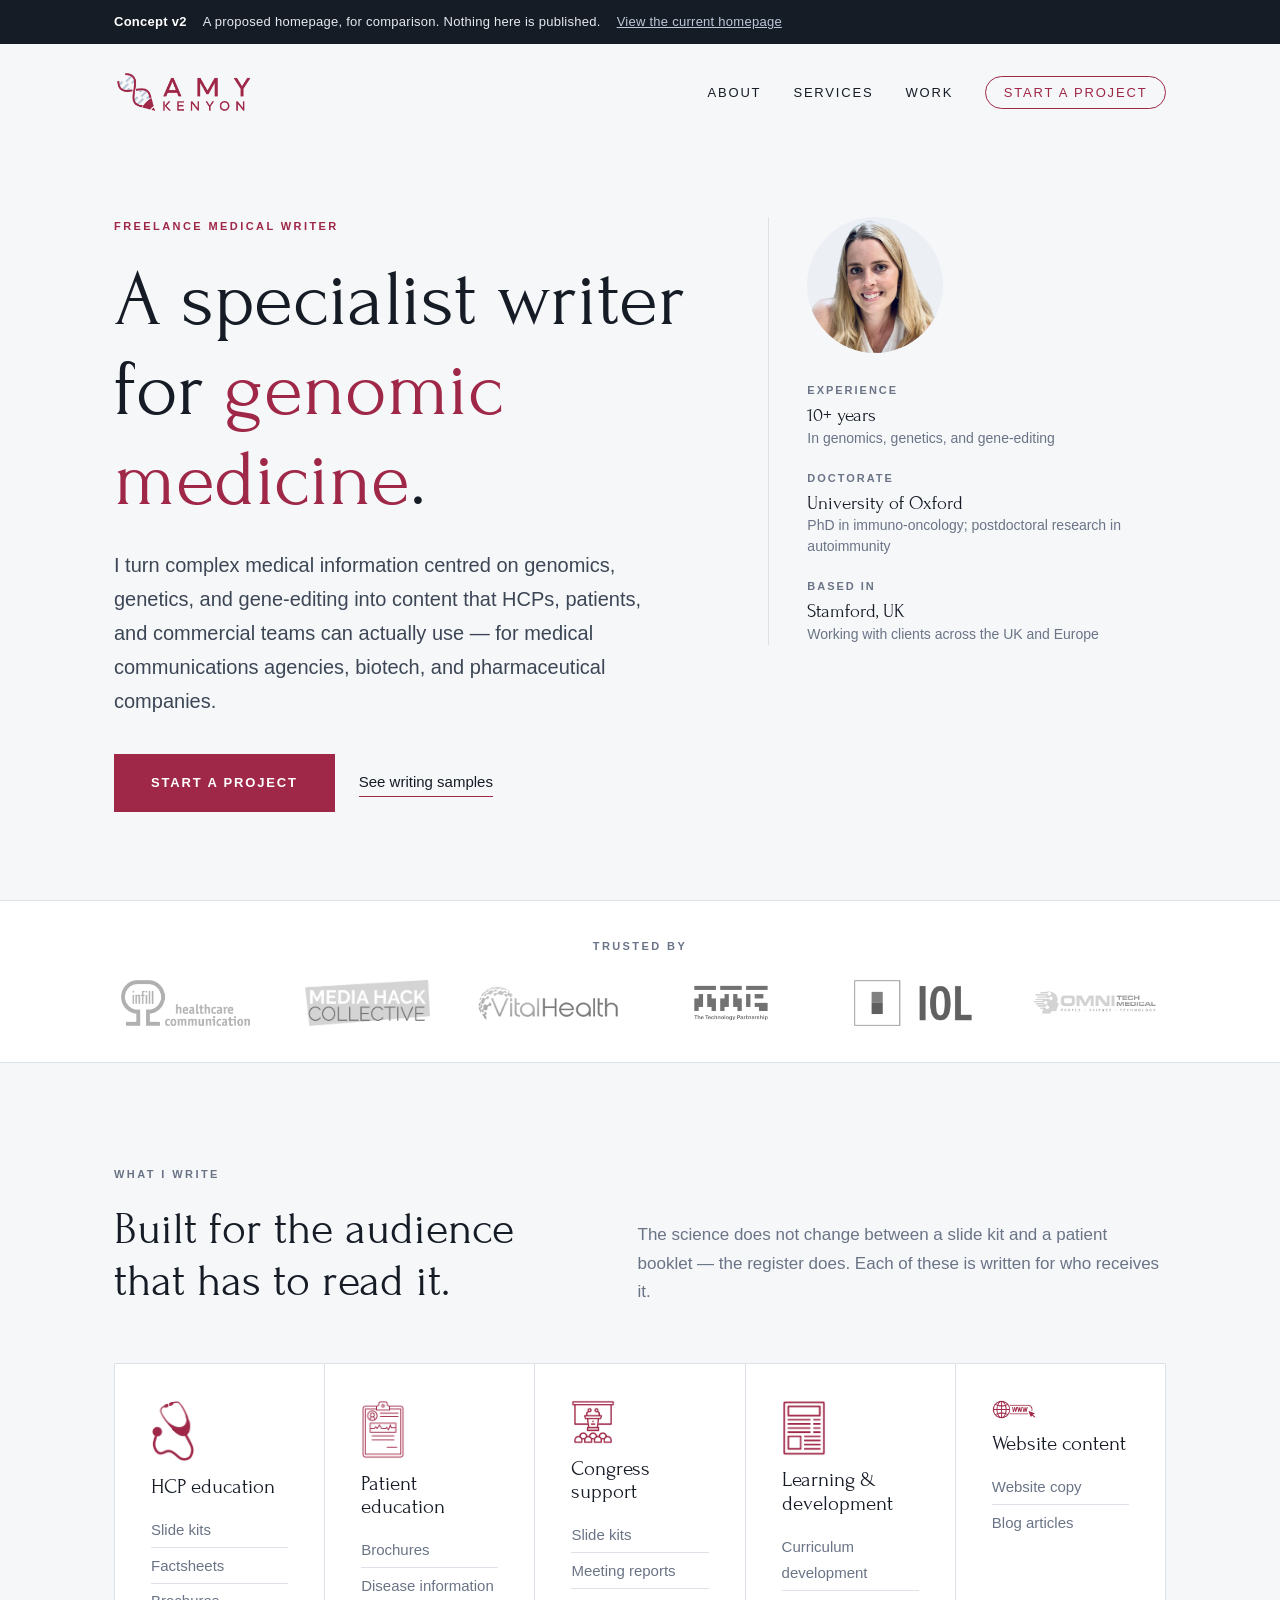
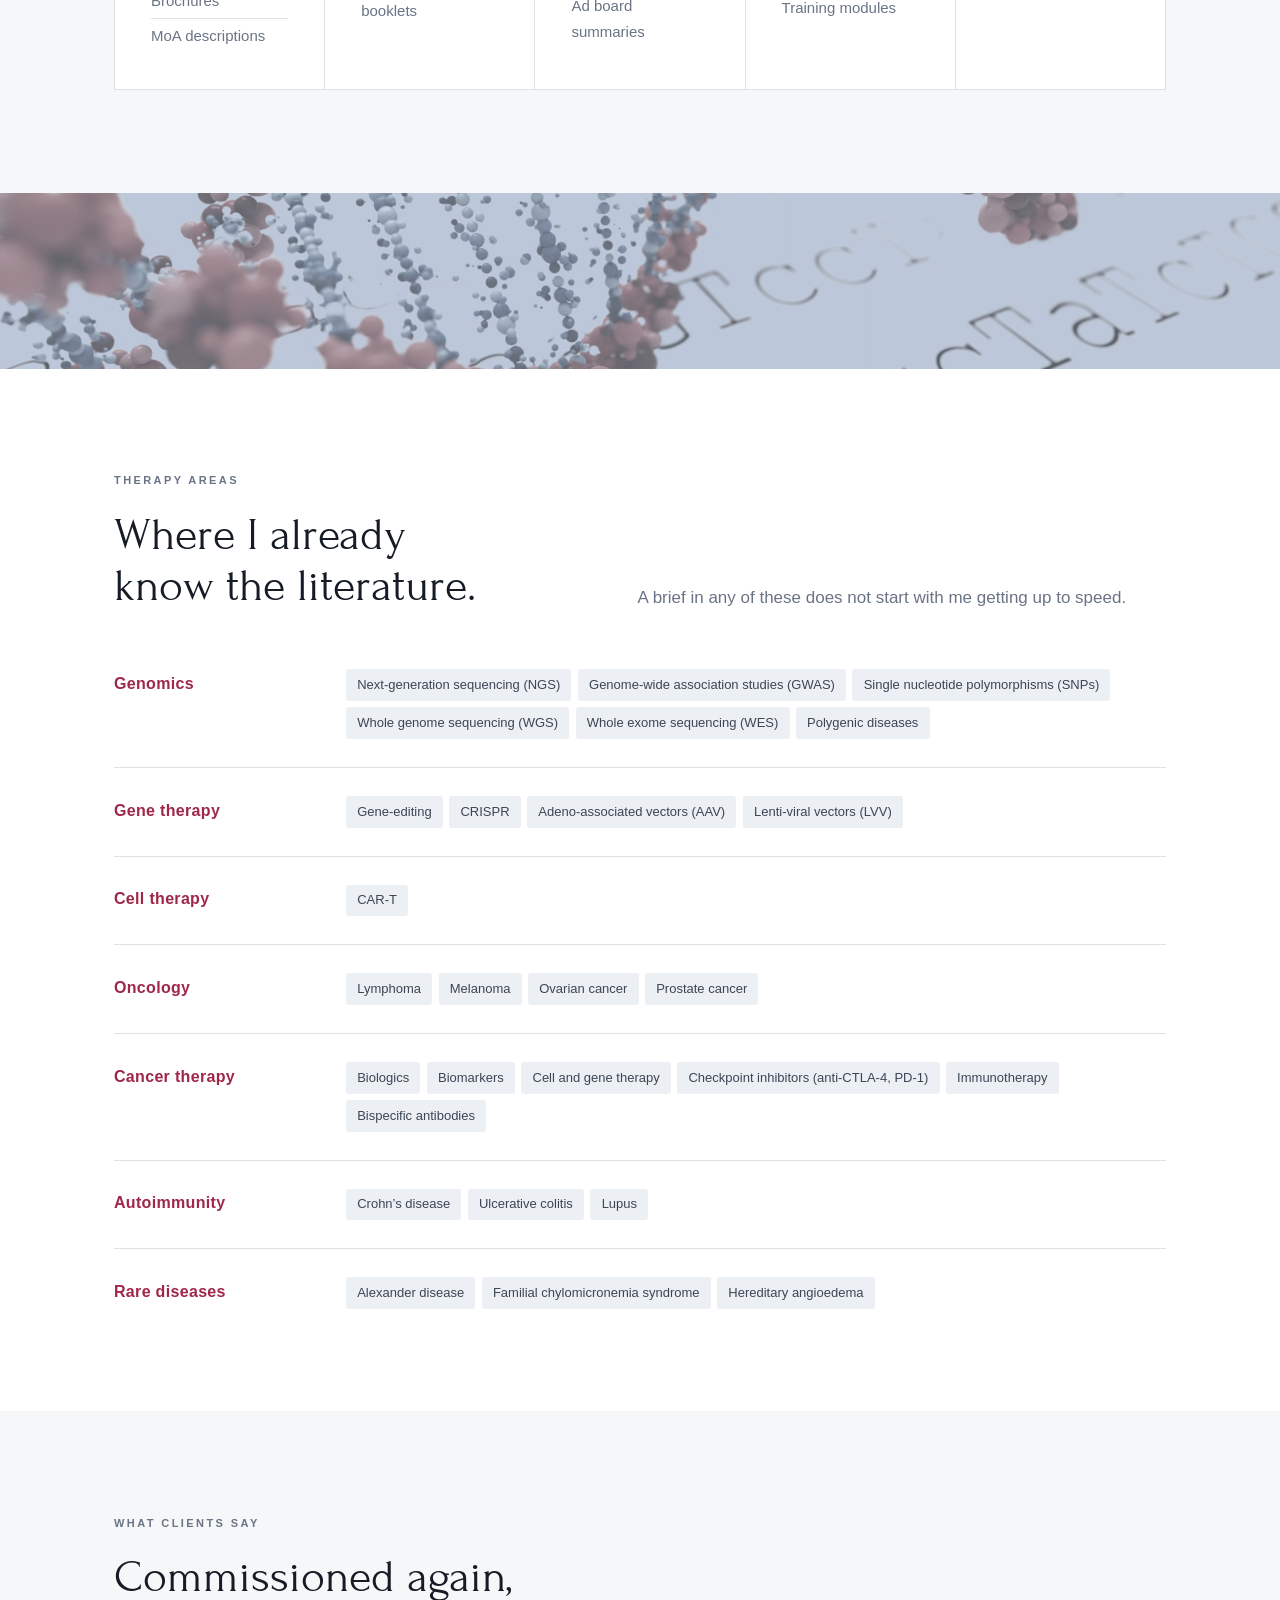
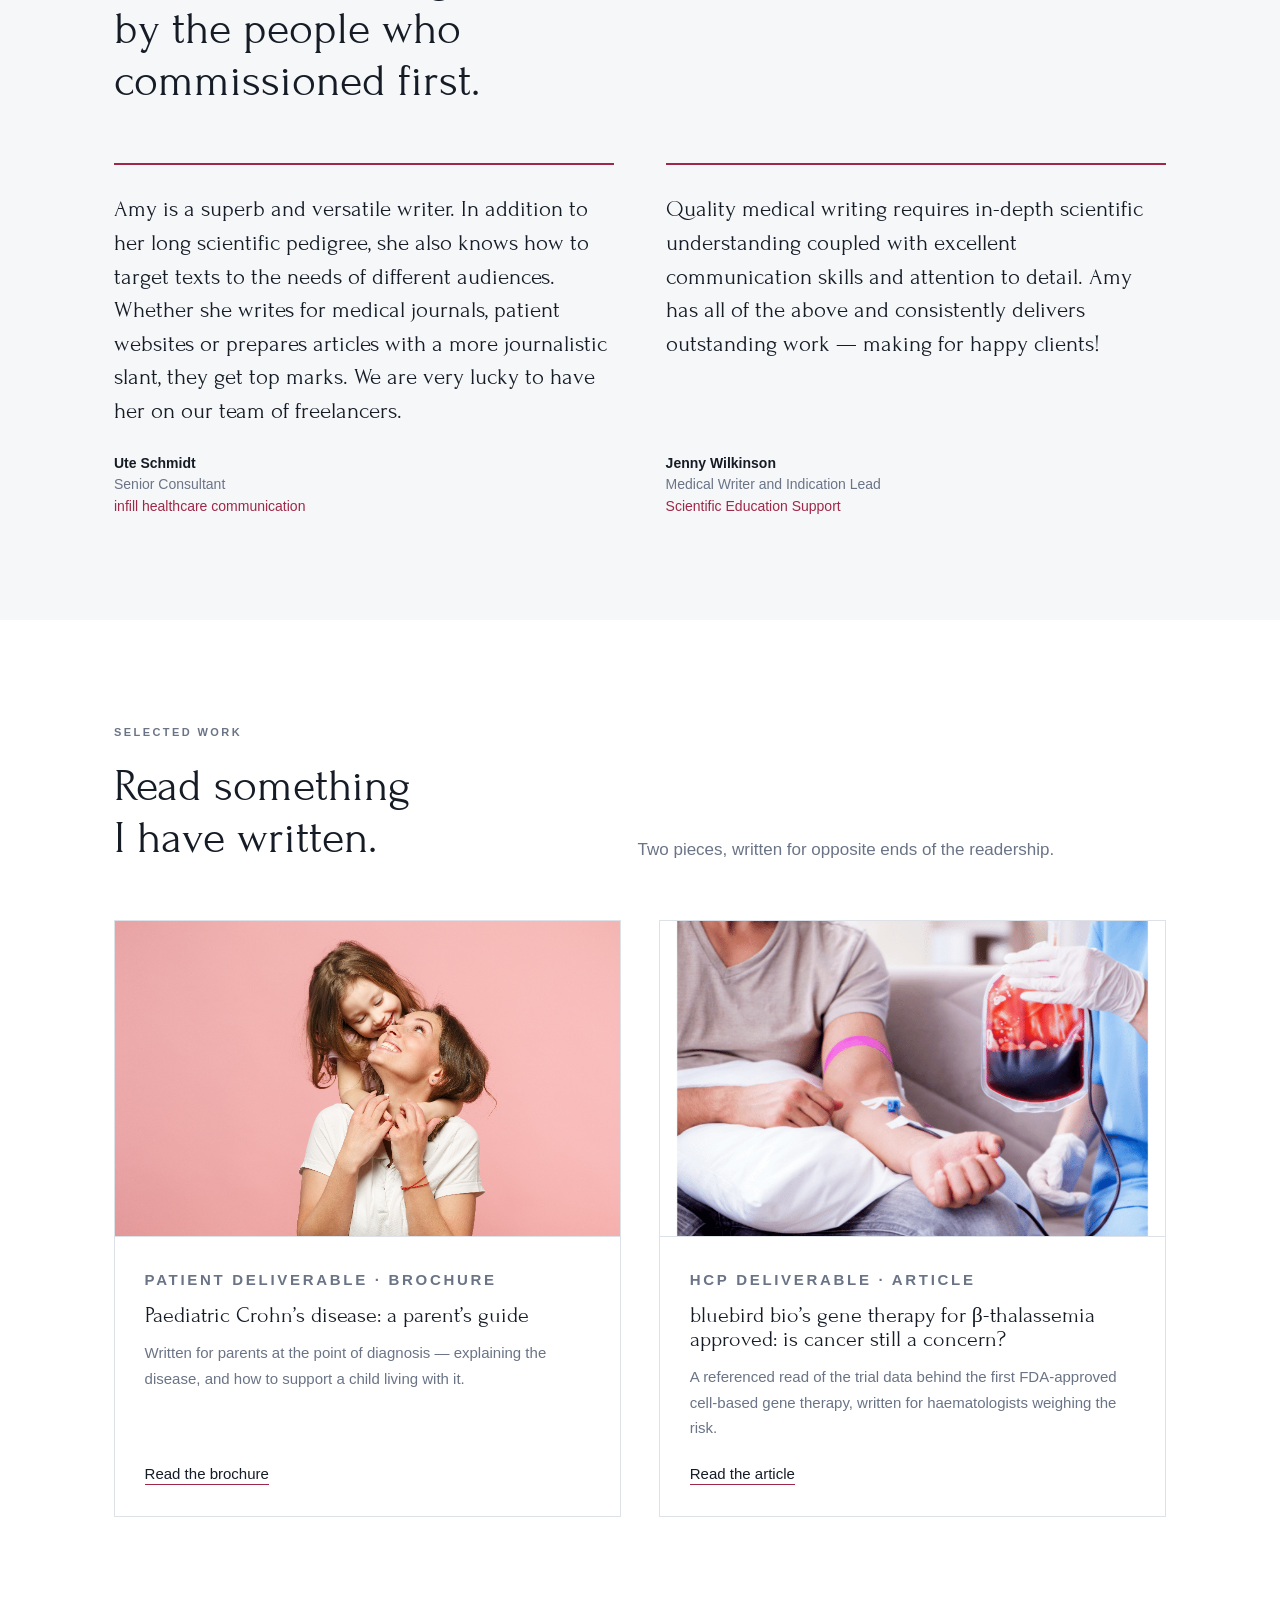
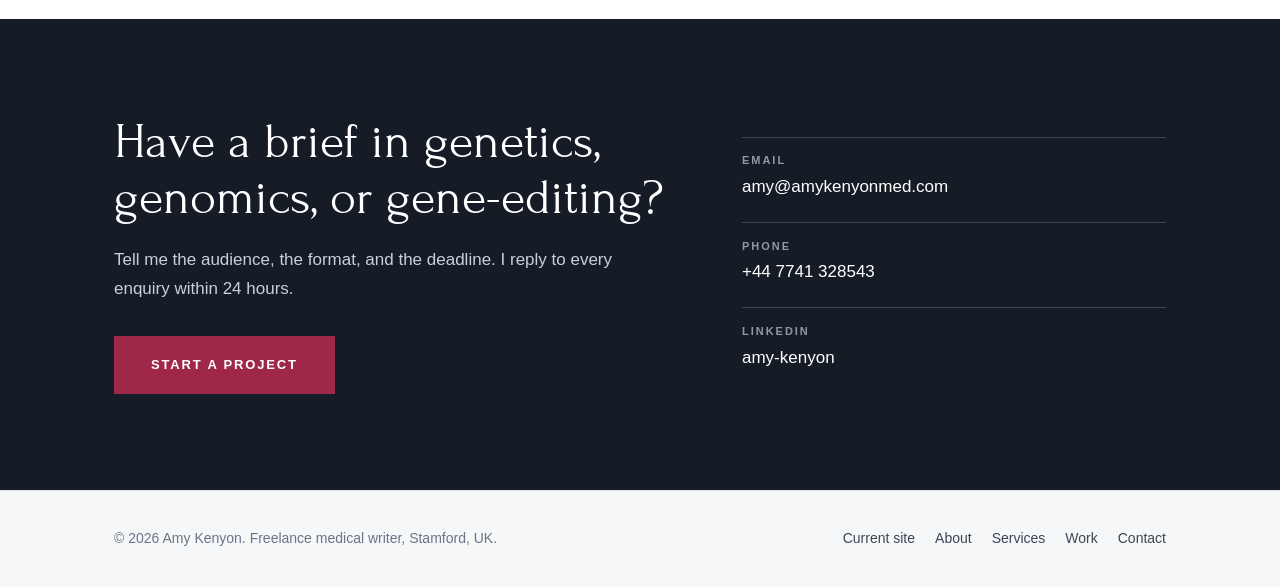
<file: v2/index.html>
<!doctype html>
<html lang="en">
<head>
<meta charset="utf-8">
<meta name="viewport" content="width=device-width, initial-scale=1">
<title>Amy Kenyon — Genomic medicine writer (v2 concept)</title>
<meta name="description" content="Concept redesign of the Amy Kenyon homepage, for comparison against the current site.">
<meta name="robots" content="noindex, nofollow">
<link rel="preload" href="../assets/fonts/forum-latin.woff2" as="font" type="font/woff2" crossorigin>
<link rel="stylesheet" href="../assets/css/v2.css">
<link rel="icon" href="../assets/img/favicon.svg" type="image/svg+xml">
</head>
<body>
<a class="skip-link" href="#main">Skip to main content</a>

<div class="draft-bar">
  <div class="wrap">
    <strong>Concept v2</strong>
    <span>A proposed homepage, for comparison. Nothing here is published.</span>
    <a href="../">View the current homepage</a>
  </div>
</div>

<header class="site-header">
  <div class="wrap">
    <a href="./"><img class="logo" src="../assets/img/logo-header.png" alt="Amy Kenyon" width="2063" height="706"></a>
    <nav class="site-nav" aria-label="Main">
      <ul>
        <li><a href="../about/">About</a></li>
        <li><a href="../services/">Services</a></li>
        <li><a href="../blog/">Work</a></li>
        <li><a class="nav-cta" href="../contact/">Start a project</a></li>
      </ul>
    </nav>
  </div>
</header>

<main id="main">

  <!-- ── Hero ─────────────────────────────────────────────────────────── -->
  <section class="hero">
    <div class="wrap">
      <div>
        <p class="label">Freelance medical writer</p>
        <h1>A specialist writer for <em>genomic medicine</em>.</h1>
        <p class="standfirst">
          I turn complex medical information centred on genomics, genetics, and
          gene-editing into content that HCPs, patients, and commercial teams
          can actually use &mdash; for medical communications agencies, biotech,
          and pharmaceutical companies.
        </p>
        <div class="hero-actions">
          <a class="btn" href="../contact/">Start a project</a>
          <a class="text-link" href="../blog/">See writing samples</a>
        </div>
      </div>

      <aside class="rail">
        <div class="rail-portrait">
          <img src="../assets/img/amy-kenyon-headshot.png" alt="Amy Kenyon, PhD" width="675" height="726">
        </div>
        <dl>
          <div>
            <dt>Experience</dt>
            <dd>10+ years<span class="sub">In genomics, genetics, and gene-editing</span></dd>
          </div>
          <div>
            <dt>Doctorate</dt>
            <dd>University of Oxford<span class="sub">PhD in immuno-oncology; postdoctoral research in autoimmunity</span></dd>
          </div>
          <div>
            <dt>Based in</dt>
            <dd>Stamford, UK<span class="sub">Working with clients across the UK and Europe</span></dd>
          </div>
        </dl>
      </aside>
    </div>
  </section>

  <!-- ── Clients ──────────────────────────────────────────────────────── -->
  <section class="clients-band">
    <div class="wrap">
      <p class="label">Trusted by</p>
      <div class="clients">
        <img src="../assets/img/client-infill.png" alt="infill healthcare communication" width="448" height="161">
        <img src="../assets/img/client-media-hack.png" alt="Media Hack Collective" width="1155" height="426">
        <img src="../assets/img/client-vital-health.png" alt="Vital Health" width="200" height="50">
        <img src="../assets/img/client-ttp.png" alt="The Technology Partnership" width="290" height="174">
        <img src="../assets/img/client-iol.png" alt="IOL" width="183" height="72">
        <img src="../assets/img/client-omni.png" alt="Omni Tech Medical" width="410" height="123">
      </div>
    </div>
  </section>

  <!-- ── What I write ─────────────────────────────────────────────────── -->
  <section class="section">
    <div class="wrap">
      <div class="section-head">
        <div>
          <p class="label">What I write</p>
          <h2>Built for the audience that has to read it.</h2>
        </div>
        <p>
          The science does not change between a slide kit and a patient booklet
          &mdash; the register does. Each of these is written for who receives it.
        </p>
      </div>

      <div class="audiences">
        <div class="audience">
          <img src="../assets/img/service-icon-3.png" alt="" width="364" height="512">
          <h3>HCP education</h3>
          <ul>
            <li>Slide kits</li>
            <li>Factsheets</li>
            <li>Brochures</li>
            <li>MoA descriptions</li>
          </ul>
        </div>
        <div class="audience">
          <img src="../assets/img/service-icon-2.png" alt="" width="376" height="504">
          <h3>Patient education</h3>
          <ul>
            <li>Brochures</li>
            <li>Disease information booklets</li>
          </ul>
        </div>
        <div class="audience">
          <img src="../assets/img/service-icon-4.png" alt="" width="457" height="456">
          <h3>Congress support</h3>
          <ul>
            <li>Slide kits</li>
            <li>Meeting reports</li>
            <li>Ad board summaries</li>
          </ul>
        </div>
        <div class="audience">
          <img src="../assets/img/service-icon-6.png" alt="" width="383" height="484">
          <h3>Learning &amp; development</h3>
          <ul>
            <li>Curriculum development</li>
            <li>Training modules</li>
          </ul>
        </div>
        <div class="audience">
          <img src="../assets/img/service-icon-5.png" alt="" width="584" height="253">
          <h3>Website content</h3>
          <ul>
            <li>Website copy</li>
            <li>Blog articles</li>
          </ul>
        </div>
      </div>
    </div>
  </section>

  <div class="band">
    <img src="../assets/img/services-hero.jpg" alt="" width="2000" height="1000">
  </div>

  <!-- ── Therapy areas ────────────────────────────────────────────────── -->
  <section class="section section-card">
    <div class="wrap">
      <div class="section-head">
        <div>
          <p class="label">Therapy areas</p>
          <h2>Where I already know the literature.</h2>
        </div>
        <p>
          A brief in any of these does not start with me getting up to speed.
        </p>
      </div>

      <div class="areas">
        <div class="area">
          <h3>Genomics</h3>
          <div class="tags">
            <span>Next-generation sequencing (NGS)</span>
            <span>Genome-wide association studies (GWAS)</span>
            <span>Single nucleotide polymorphisms (SNPs)</span>
            <span>Whole genome sequencing (WGS)</span>
            <span>Whole exome sequencing (WES)</span>
            <span>Polygenic diseases</span>
          </div>
        </div>
        <div class="area">
          <h3>Gene therapy</h3>
          <div class="tags">
            <span>Gene-editing</span><span>CRISPR</span>
            <span>Adeno-associated vectors (AAV)</span>
            <span>Lenti-viral vectors (LVV)</span>
          </div>
        </div>
        <div class="area">
          <h3>Cell therapy</h3>
          <div class="tags"><span>CAR-T</span></div>
        </div>
        <div class="area">
          <h3>Oncology</h3>
          <div class="tags">
            <span>Lymphoma</span><span>Melanoma</span>
            <span>Ovarian cancer</span><span>Prostate cancer</span>
          </div>
        </div>
        <div class="area">
          <h3>Cancer therapy</h3>
          <div class="tags">
            <span>Biologics</span><span>Biomarkers</span>
            <span>Cell and gene therapy</span>
            <span>Checkpoint inhibitors (anti-CTLA-4, PD-1)</span>
            <span>Immunotherapy</span><span>Bispecific antibodies</span>
          </div>
        </div>
        <div class="area">
          <h3>Autoimmunity</h3>
          <div class="tags">
            <span>Crohn&rsquo;s disease</span><span>Ulcerative colitis</span><span>Lupus</span>
          </div>
        </div>
        <div class="area">
          <h3>Rare diseases</h3>
          <div class="tags">
            <span>Alexander disease</span>
            <span>Familial chylomicronemia syndrome</span>
            <span>Hereditary angioedema</span>
          </div>
        </div>
      </div>
    </div>
  </section>

  <!-- ── Testimonials ─────────────────────────────────────────────────── -->
  <section class="section">
    <div class="wrap">
      <div class="section-head">
        <div>
          <p class="label">What clients say</p>
          <h2>Commissioned again, by the people who commissioned first.</h2>
        </div>
      </div>

      <div class="quotes">
        <figure class="quote">
          <blockquote>
            Amy is a superb and versatile writer. In addition to her long
            scientific pedigree, she also knows how to target texts to the needs
            of different audiences. Whether she writes for medical journals,
            patient websites or prepares articles with a more journalistic
            slant, they get top marks. We are very lucky to have her on our team
            of freelancers.
          </blockquote>
          <figcaption>
            <span class="who">Ute Schmidt</span>
            <span class="role">Senior Consultant</span>
            <span class="org">infill healthcare communication</span>
          </figcaption>
        </figure>

        <figure class="quote">
          <blockquote>
            Quality medical writing requires in-depth scientific understanding
            coupled with excellent communication skills and attention to detail.
            Amy has all of the above and consistently delivers outstanding work
            &mdash; making for happy clients!
          </blockquote>
          <figcaption>
            <span class="who">Jenny Wilkinson</span>
            <span class="role">Medical Writer and Indication Lead</span>
            <span class="org">Scientific Education Support</span>
          </figcaption>
        </figure>
      </div>
    </div>
  </section>

  <!-- ── Selected work ────────────────────────────────────────────────── -->
  <section class="section section-card">
    <div class="wrap">
      <div class="section-head">
        <div>
          <p class="label">Selected work</p>
          <h2>Read something I have written.</h2>
        </div>
        <p>Two pieces, written for opposite ends of the readership.</p>
      </div>

      <div class="work">
        <article class="work-item">
          <div class="shot">
            <img src="../assets/img/post-paediatric-crohns.png" alt="" width="1000" height="667">
          </div>
          <div class="work-body">
            <p class="work-kind">Patient deliverable &middot; Brochure</p>
            <h3><a href="../post/paediatric-crohn-s-disease/">Paediatric Crohn&rsquo;s disease: a parent&rsquo;s guide</a></h3>
            <p>Written for parents at the point of diagnosis &mdash; explaining the disease, and how to support a child living with it.</p>
            <p class="more"><a class="text-link" href="../post/paediatric-crohn-s-disease/">Read the brochure</a></p>
          </div>
        </article>

        <article class="work-item">
          <div class="shot">
            <img src="../assets/img/post-bluebird-bio.png" alt="" width="940" height="500">
          </div>
          <div class="work-body">
            <p class="work-kind">HCP deliverable &middot; Article</p>
            <h3><a href="../post/bluebird-bio-s-gene-therapy-for-%CE%B2-thalassemia-approved-are-hematologic-malignancies-a-concern/">bluebird bio&rsquo;s gene therapy for &beta;-thalassemia approved: is cancer still a concern?</a></h3>
            <p>A referenced read of the trial data behind the first FDA-approved cell-based gene therapy, written for haematologists weighing the risk.</p>
            <p class="more"><a class="text-link" href="../post/bluebird-bio-s-gene-therapy-for-%CE%B2-thalassemia-approved-are-hematologic-malignancies-a-concern/">Read the article</a></p>
          </div>
        </article>
      </div>
    </div>
  </section>

  <!-- ── Closer ───────────────────────────────────────────────────────── -->
  <section class="closer">
    <div class="wrap">
      <div>
        <h2>Have a brief in genetics, genomics, or gene-editing?</h2>
        <p>
          Tell me the audience, the format, and the deadline. I reply to every
          enquiry within 24 hours.
        </p>
        <p style="margin-top:2rem"><a class="btn" href="../contact/">Start a project</a></p>
      </div>

      <div class="closer-details">
        <div>
          <span class="k">Email</span>
          <a href="mailto:amy@amykenyonmed.com">amy@amykenyonmed.com</a>
        </div>
        <div>
          <span class="k">Phone</span>
          <a href="tel:+447741328543">+44 7741 328543</a>
        </div>
        <div>
          <span class="k">LinkedIn</span>
          <a href="http://www.linkedin.com/in/amy-kenyon-412b50195" target="_blank" rel="noopener">amy-kenyon</a>
        </div>
      </div>
    </div>
  </section>

</main>

<footer class="site-footer">
  <div class="wrap">
    <span>&copy; <span data-current-year>2026</span> Amy Kenyon. Freelance medical writer, Stamford, UK.</span>
    <nav aria-label="Footer">
      <a href="../">Current site</a>
      <a href="../about/">About</a>
      <a href="../services/">Services</a>
      <a href="../blog/">Work</a>
      <a href="../contact/">Contact</a>
    </nav>
  </div>
</footer>

<script src="../assets/js/site.js" defer></script>
</body>
</html>
</file>
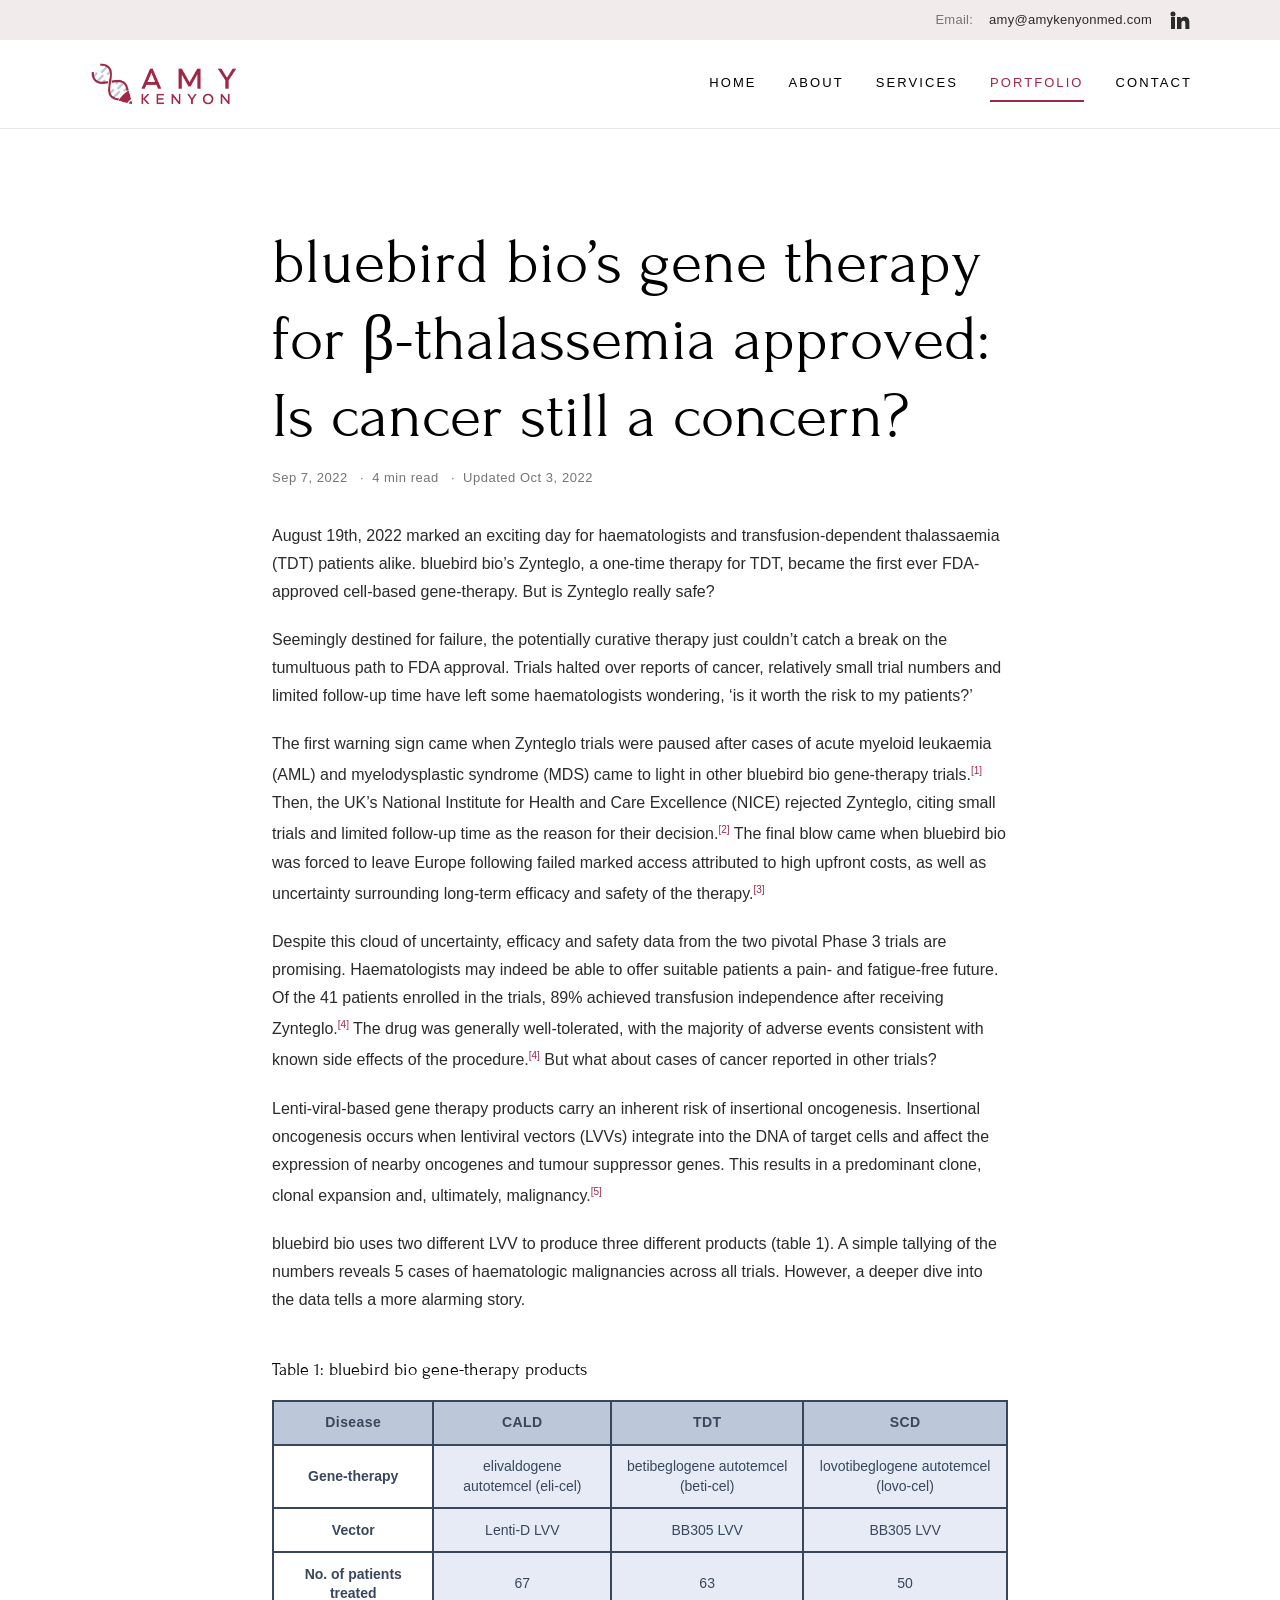
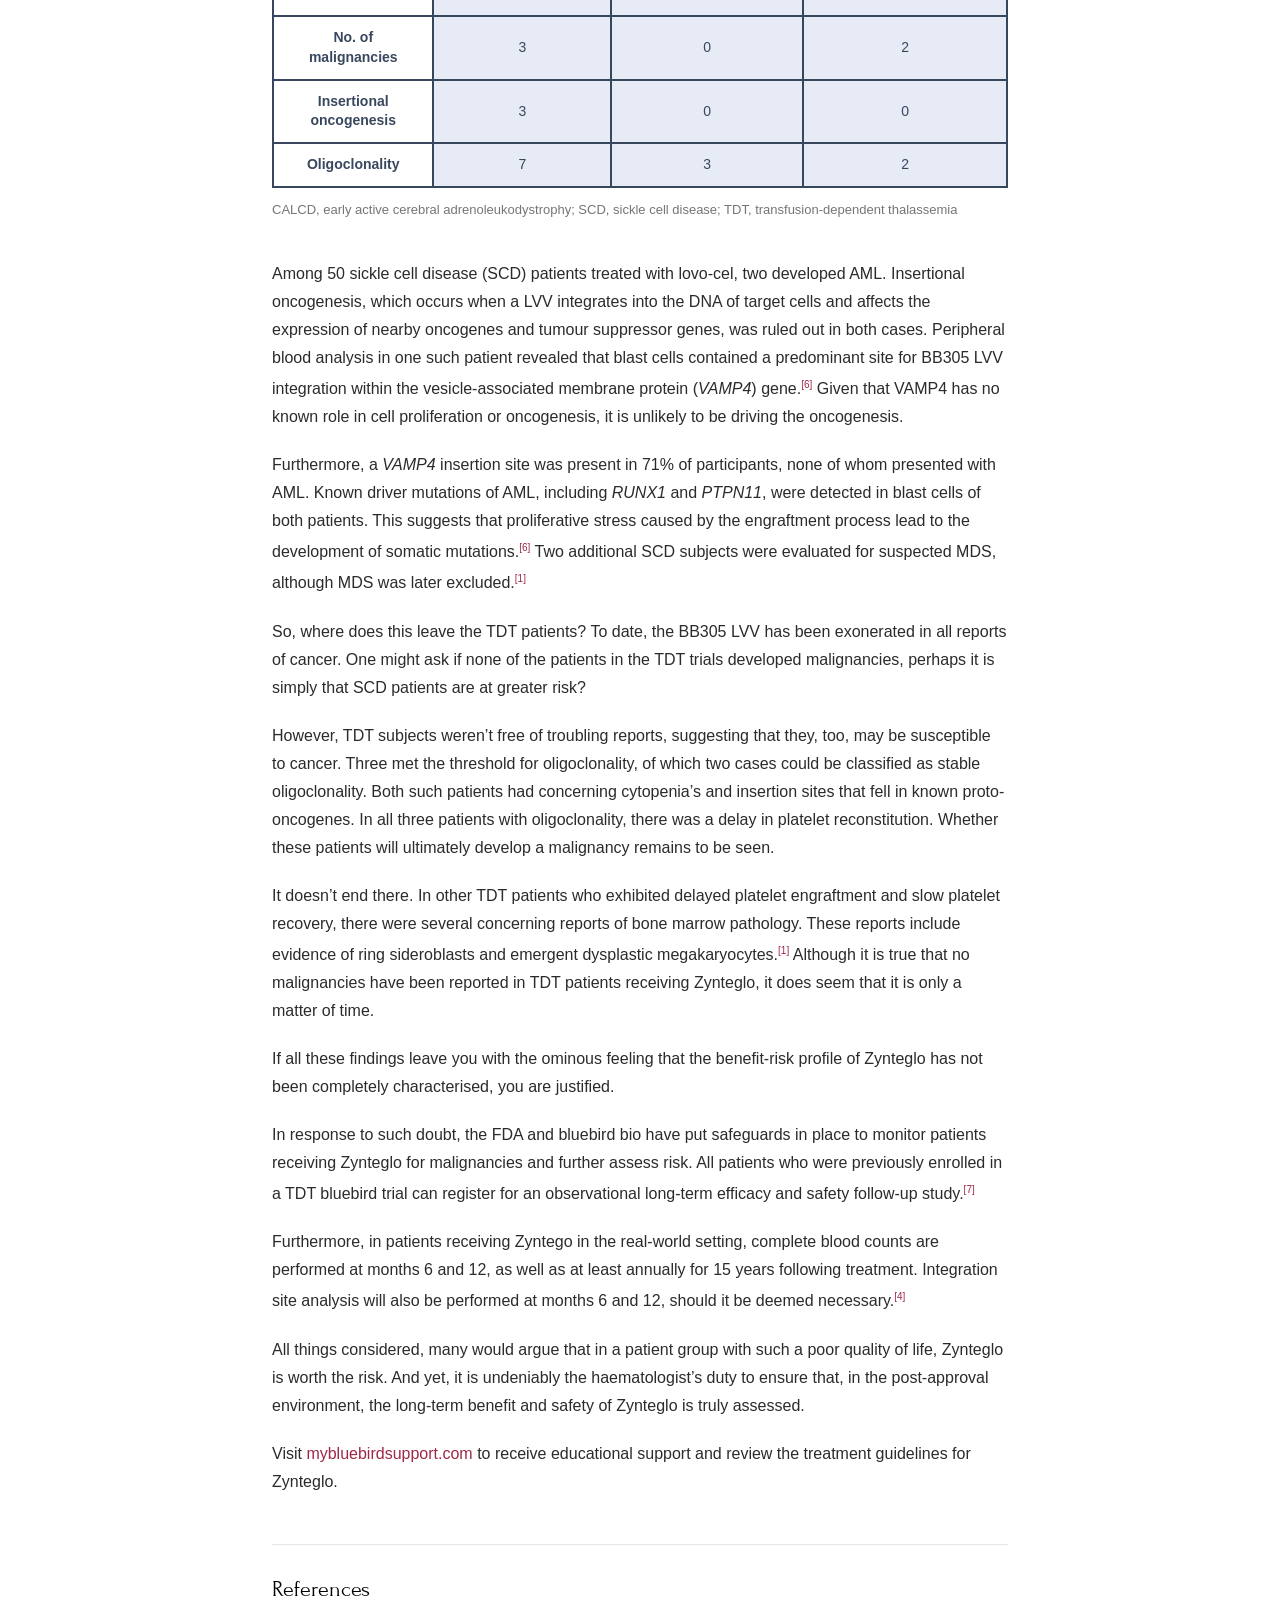
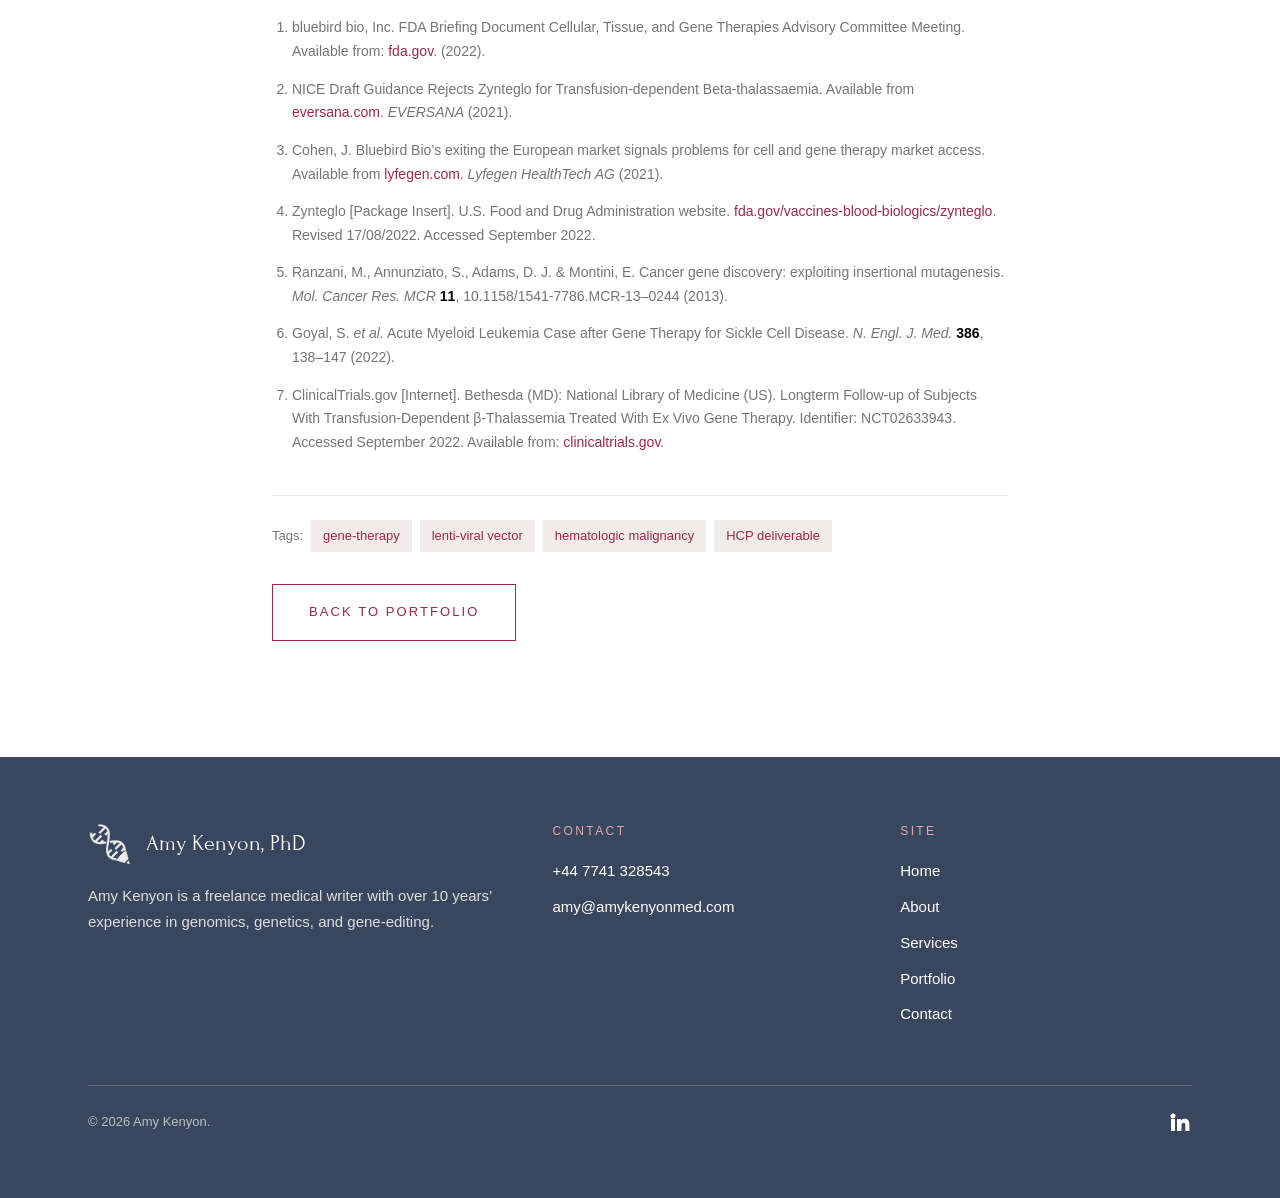
<file: post/bluebird-bio-s-gene-therapy-for-β-thalassemia-approved-are-hematologic-malignancies-a-concern/index.html>
<!doctype html>
<html lang="en">
<head>
<meta charset="utf-8">
<meta name="viewport" content="width=device-width, initial-scale=1">
<title>bluebird bio&rsquo;s gene therapy for &beta;-thalassemia approved: Is cancer still a concern? | Amy Kenyon</title>
<meta name="description" content="August 19th, 2022 marked an exciting day for haematologists and transfusion-dependent thalassaemia patients alike. bluebird bio&rsquo;s Zynteglo became the first ever FDA-approved cell-based gene-therapy. But is Zynteglo really safe?">
<link rel="canonical" href="https://www.amykenyonmed.com/post/bluebird-bio-s-gene-therapy-for-%CE%B2-thalassemia-approved-are-hematologic-malignancies-a-concern">

<meta property="og:type" content="article">
<meta property="og:title" content="bluebird bio&rsquo;s gene therapy for &beta;-thalassemia approved: Is cancer still a concern?">
<meta property="og:description" content="Zynteglo became the first ever FDA-approved cell-based gene-therapy. But is it really safe?">
<meta property="og:url" content="https://www.amykenyonmed.com/post/bluebird-bio-s-gene-therapy-for-%CE%B2-thalassemia-approved-are-hematologic-malignancies-a-concern">
<meta property="og:site_name" content="Amy Kenyon, PhD">

<link rel="preload" href="../../assets/fonts/forum-latin.woff2" as="font" type="font/woff2" crossorigin>
<link rel="stylesheet" href="../../assets/css/site.css">
<link rel="icon" href="../../assets/img/favicon.svg" type="image/svg+xml">
</head>
<body>
<a class="skip-link" href="#main">Skip to main content</a>

<div class="utility">
  <div class="wrap">
    <span class="label">Email:</span>
    <a href="mailto:amy@amykenyonmed.com">amy@amykenyonmed.com</a>
    <a class="icon-link" href="http://www.linkedin.com/in/amy-kenyon-412b50195" target="_blank" rel="noopener" aria-label="Amy Kenyon on LinkedIn">
      <svg viewBox="0 0 24 24" aria-hidden="true"><path d="M4.98 3.5a2.5 2.5 0 1 1 0 5 2.5 2.5 0 0 1 0-5ZM3 9h4v12H3V9Zm6 0h3.8v1.7h.05a4.16 4.16 0 0 1 3.75-2.05c4 0 4.75 2.63 4.75 6.06V21h-4v-5.4c0-1.29-.03-2.95-1.8-2.95-1.8 0-2.08 1.4-2.08 2.85V21H9V9Z"/></svg>
    </a>
  </div>
</div>

<header class="site-header">
  <div class="wrap">
    <a class="brand" href="../../">
      <img class="logo" src="../../assets/img/logo-header.png" alt="Amy Kenyon" width="2063" height="706">
    </a>

    <button class="nav-toggle" type="button" aria-expanded="false" aria-controls="site-nav">Menu</button>

    <nav class="site-nav" id="site-nav" aria-label="Main">
      <ul>
        <li><a href="../../">Home</a></li>
        <li><a href="../../about/">About</a></li>
        <li><a href="../../services/">Services</a></li>
        <li><a href="../../blog/" aria-current="page">Portfolio</a></li>
        <li><a href="../../contact/">Contact</a></li>
      </ul>
    </nav>
  </div>
</header>

<main id="main">

  <section class="section">
    <div class="wrap">
      <article class="article">

        <h1>bluebird bio&rsquo;s gene therapy for &beta;-thalassemia approved: Is cancer still a concern?</h1>

        <p class="article-meta">
          <span><time datetime="2022-09-07">Sep 7, 2022</time></span>
          <span>4 min read</span>
          <span>Updated <time datetime="2022-10-03">Oct 3, 2022</time></span>
        </p>

        <p>August 19th, 2022 marked an exciting day for haematologists and transfusion-dependent thalassaemia (TDT) patients alike. bluebird bio&rsquo;s Zynteglo, a one-time therapy for TDT, became the first ever FDA-approved cell-based gene-therapy. But is Zynteglo really safe?</p>

        <p>Seemingly destined for failure, the potentially curative therapy just couldn&rsquo;t catch a break on the tumultuous path to FDA approval. Trials halted over reports of cancer, relatively small trial numbers and limited follow-up time have left some haematologists wondering, &lsquo;is it worth the risk to my patients?&rsquo;</p>

        <p>The first warning sign came when Zynteglo trials were paused after cases of acute myeloid leukaemia (AML) and myelodysplastic syndrome (MDS) came to light in other bluebird bio gene-therapy trials.<sup><a href="#ref-1">[1]</a></sup> Then, the UK&rsquo;s National Institute for Health and Care Excellence (NICE) rejected Zynteglo, citing small trials and limited follow-up time as the reason for their decision.<sup><a href="#ref-2">[2]</a></sup> The final blow came when bluebird bio was forced to leave Europe following failed marked access attributed to high upfront costs, as well as uncertainty surrounding long-term efficacy and safety of the therapy.<sup><a href="#ref-3">[3]</a></sup></p>

        <p>Despite this cloud of uncertainty, efficacy and safety data from the two pivotal Phase 3 trials are promising. Haematologists may indeed be able to offer suitable patients a pain- and fatigue-free future. Of the 41 patients enrolled in the trials, 89% achieved transfusion independence after receiving Zynteglo.<sup><a href="#ref-4">[4]</a></sup> The drug was generally well-tolerated, with the majority of adverse events consistent with known side effects of the procedure.<sup><a href="#ref-4">[4]</a></sup> But what about cases of cancer reported in other trials?</p>

        <p>Lenti-viral-based gene therapy products carry an inherent risk of insertional oncogenesis. Insertional oncogenesis occurs when lentiviral vectors (LVVs) integrate into the DNA of target cells and affect the expression of nearby oncogenes and tumour suppressor genes. This results in a predominant clone, clonal expansion and, ultimately, malignancy.<sup><a href="#ref-5">[5]</a></sup></p>

        <p>bluebird bio uses two different LVV to produce three different products (table 1). A simple tallying of the numbers reveals 5 cases of haematologic malignancies across all trials. However, a deeper dive into the data tells a more alarming story.</p>

        <figure class="table-figure">
          <figcaption>Table 1: bluebird bio gene-therapy products</figcaption>
          <div class="table-scroll">
            <table class="data-table">
              <thead>
                <tr>
                  <th scope="col">Disease</th>
                  <th scope="col">CALD</th>
                  <th scope="col">TDT</th>
                  <th scope="col">SCD</th>
                </tr>
              </thead>
              <tbody>
                <tr>
                  <th scope="row">Gene-therapy</th>
                  <td>elivaldogene autotemcel (eli-cel)</td>
                  <td>betibeglogene autotemcel (beti-cel)</td>
                  <td>lovotibeglogene autotemcel (lovo-cel)</td>
                </tr>
                <tr>
                  <th scope="row">Vector</th>
                  <td>Lenti-D LVV</td>
                  <td>BB305 LVV</td>
                  <td>BB305 LVV</td>
                </tr>
                <tr>
                  <th scope="row">No. of patients treated</th>
                  <td>67</td>
                  <td>63</td>
                  <td>50</td>
                </tr>
                <tr>
                  <th scope="row">No. of malignancies</th>
                  <td>3</td>
                  <td>0</td>
                  <td>2</td>
                </tr>
                <tr>
                  <th scope="row">Insertional oncogenesis</th>
                  <td>3</td>
                  <td>0</td>
                  <td>0</td>
                </tr>
                <tr>
                  <th scope="row">Oligoclonality</th>
                  <td>7</td>
                  <td>3</td>
                  <td>2</td>
                </tr>
              </tbody>
            </table>
          </div>
          <p class="table-note">CALCD, early active cerebral adrenoleukodystrophy; SCD, sickle cell disease; TDT, transfusion-dependent thalassemia</p>
        </figure>

        <p>Among 50 sickle cell disease (SCD) patients treated with lovo-cel, two developed AML. Insertional oncogenesis, which occurs when a LVV integrates into the DNA of target cells and affects the expression of nearby oncogenes and tumour suppressor genes, was ruled out in both cases. Peripheral blood analysis in one such patient revealed that blast cells contained a predominant site for BB305 LVV integration within the vesicle-associated membrane protein (<em>VAMP4</em>) gene.<sup><a href="#ref-6">[6]</a></sup> Given that VAMP4 has no known role in cell proliferation or oncogenesis, it is unlikely to be driving the oncogenesis.</p>

        <p>Furthermore, a <em>VAMP4</em> insertion site was present in 71% of participants, none of whom presented with AML. Known driver mutations of AML, including <em>RUNX1</em> and <em>PTPN11</em>, were detected in blast cells of both patients. This suggests that proliferative stress caused by the engraftment process lead to the development of somatic mutations.<sup><a href="#ref-6">[6]</a></sup> Two additional SCD subjects were evaluated for suspected MDS, although MDS was later excluded.<sup><a href="#ref-1">[1]</a></sup></p>

        <p>So, where does this leave the TDT patients? To date, the BB305 LVV has been exonerated in all reports of cancer. One might ask if none of the patients in the TDT trials developed malignancies, perhaps it is simply that SCD patients are at greater risk?</p>

        <p>However, TDT subjects weren&rsquo;t free of troubling reports, suggesting that they, too, may be susceptible to cancer. Three met the threshold for oligoclonality, of which two cases could be classified as stable oligoclonality. Both such patients had concerning cytopenia&rsquo;s and insertion sites that fell in known proto-oncogenes. In all three patients with oligoclonality, there was a delay in platelet reconstitution. Whether these patients will ultimately develop a malignancy remains to be seen.</p>

        <p>It doesn&rsquo;t end there. In other TDT patients who exhibited delayed platelet engraftment and slow platelet recovery, there were several concerning reports of bone marrow pathology. These reports include evidence of ring sideroblasts and emergent dysplastic megakaryocytes.<sup><a href="#ref-1">[1]</a></sup> Although it is true that no malignancies have been reported in TDT patients receiving Zynteglo, it does seem that it is only a matter of time.</p>

        <p>If all these findings leave you with the ominous feeling that the benefit-risk profile of Zynteglo has not been completely characterised, you are justified.</p>

        <p>In response to such doubt, the FDA and bluebird bio have put safeguards in place to monitor patients receiving Zynteglo for malignancies and further assess risk. All patients who were previously enrolled in a TDT bluebird trial can register for an observational long-term efficacy and safety follow-up study.<sup><a href="#ref-7">[7]</a></sup></p>

        <p>Furthermore, in patients receiving Zyntego in the real-world setting, complete blood counts are performed at months 6 and 12, as well as at least annually for 15 years following treatment. Integration site analysis will also be performed at months 6 and 12, should it be deemed necessary.<sup><a href="#ref-4">[4]</a></sup></p>

        <p>All things considered, many would argue that in a patient group with such a poor quality of life, Zynteglo is worth the risk. And yet, it is undeniably the haematologist&rsquo;s duty to ensure that, in the post-approval environment, the long-term benefit and safety of Zynteglo is truly assessed.</p>

        <p>Visit <a href="https://www.mybluebirdsupport.com" target="_blank" rel="noopener">mybluebirdsupport.com</a> to receive educational support and review the treatment guidelines for Zynteglo.</p>

        <section class="references">
          <h2>References</h2>
          <ol>
            <li id="ref-1">bluebird bio, Inc. FDA Briefing Document Cellular, Tissue, and Gene Therapies Advisory Committee Meeting. Available from: <a href="https://www.fda.gov/advisory-committees/advisory-committee-calendar/cellular-tissue-and-gene-therapies-advisory-committee-june-9-10-2022-meeting-announcement-06092022#event-materials" target="_blank" rel="noopener">fda.gov</a>. (2022).</li>
            <li id="ref-2">NICE Draft Guidance Rejects Zynteglo for Transfusion-dependent Beta-thalassaemia. Available from <a href="https://www.eversana.com/2021/02/12/nice-draft-guidance-rejects-zynteglo-for-transfusion-dependent-beta-thalassaemia/" target="_blank" rel="noopener">eversana.com</a>. <em>EVERSANA</em> (2021).</li>
            <li id="ref-3">Cohen, J. Bluebird Bio&rsquo;s exiting the European market signals problems for cell and gene therapy market access. Available from <a href="https://lyfegen.com/bluebird-bios/" target="_blank" rel="noopener">lyfegen.com</a>. <em>Lyfegen HealthTech AG</em> (2021).</li>
            <li id="ref-4">Zynteglo [Package Insert]. U.S. Food and Drug Administration website. <a href="https://www.fda.gov/vaccines-blood-biologics/zynteglo" target="_blank" rel="noopener">fda.gov/vaccines-blood-biologics/zynteglo</a>. Revised 17/08/2022. Accessed September 2022.</li>
            <li id="ref-5">Ranzani, M., Annunziato, S., Adams, D. J. &amp; Montini, E. Cancer gene discovery: exploiting insertional mutagenesis. <em>Mol. Cancer Res. MCR</em> <strong>11</strong>, 10.1158/1541-7786.MCR-13&ndash;0244 (2013).</li>
            <li id="ref-6">Goyal, S. <em>et al.</em> Acute Myeloid Leukemia Case after Gene Therapy for Sickle Cell Disease. <em>N. Engl. J. Med.</em> <strong>386</strong>, 138&ndash;147 (2022).</li>
            <li id="ref-7">ClinicalTrials.gov [Internet]. Bethesda (MD): National Library of Medicine (US). Longterm Follow-up of Subjects With Transfusion-Dependent &beta;-Thalassemia Treated With Ex Vivo Gene Therapy. Identifier: NCT02633943. Accessed September 2022. Available from: <a href="https://clinicaltrials.gov/ct2/show/NCT02633943" target="_blank" rel="noopener">clinicaltrials.gov</a>.</li>
          </ol>
        </section>

        <p class="tag-list">
          <span>Tags:</span>
          <a href="../../blog/">gene-therapy</a>
          <a href="../../blog/">lenti-viral vector</a>
          <a href="../../blog/">hematologic malignancy</a>
          <a href="../../blog/">HCP deliverable</a>
        </p>

        <p style="margin-top:2rem"><a class="btn btn-outline" href="../../blog/">Back to portfolio</a></p>

      </article>
    </div>
  </section>

</main>

<footer class="site-footer">
  <div class="wrap">
    <div class="footer-grid">

      <div>
        <div class="footer-brand">
          <img class="mark" src="../../assets/img/logo-footer.png" alt="" width="471" height="491">
          <span>Amy Kenyon, PhD</span>
        </div>
        <p class="tagline">Amy Kenyon is a freelance medical writer with over 10 years&rsquo; experience in genomics, genetics, and gene-editing.</p>
      </div>

      <div>
        <p class="footer-heading">Contact</p>
        <ul>
          <li><a href="tel:+447741328543">+44 7741 328543</a></li>
          <li><a href="mailto:amy@amykenyonmed.com">amy@amykenyonmed.com</a></li>
        </ul>
      </div>

      <div>
        <p class="footer-heading">Site</p>
        <ul>
          <li><a href="../../">Home</a></li>
          <li><a href="../../about/">About</a></li>
          <li><a href="../../services/">Services</a></li>
          <li><a href="../../blog/">Portfolio</a></li>
          <li><a href="../../contact/">Contact</a></li>
        </ul>
      </div>

    </div>

    <div class="footer-bottom">
      <span>&copy; <span data-current-year>2026</span> Amy Kenyon.</span>
      <a class="icon-link" href="http://www.linkedin.com/in/amy-kenyon-412b50195" target="_blank" rel="noopener" aria-label="Amy Kenyon on LinkedIn">
        <svg viewBox="0 0 24 24" aria-hidden="true"><path d="M4.98 3.5a2.5 2.5 0 1 1 0 5 2.5 2.5 0 0 1 0-5ZM3 9h4v12H3V9Zm6 0h3.8v1.7h.05a4.16 4.16 0 0 1 3.75-2.05c4 0 4.75 2.63 4.75 6.06V21h-4v-5.4c0-1.29-.03-2.95-1.8-2.95-1.8 0-2.08 1.4-2.08 2.85V21H9V9Z"/></svg>
      </a>
    </div>
  </div>
</footer>

<script src="../../assets/js/site.js" defer></script>
</body>
</html>
</file>
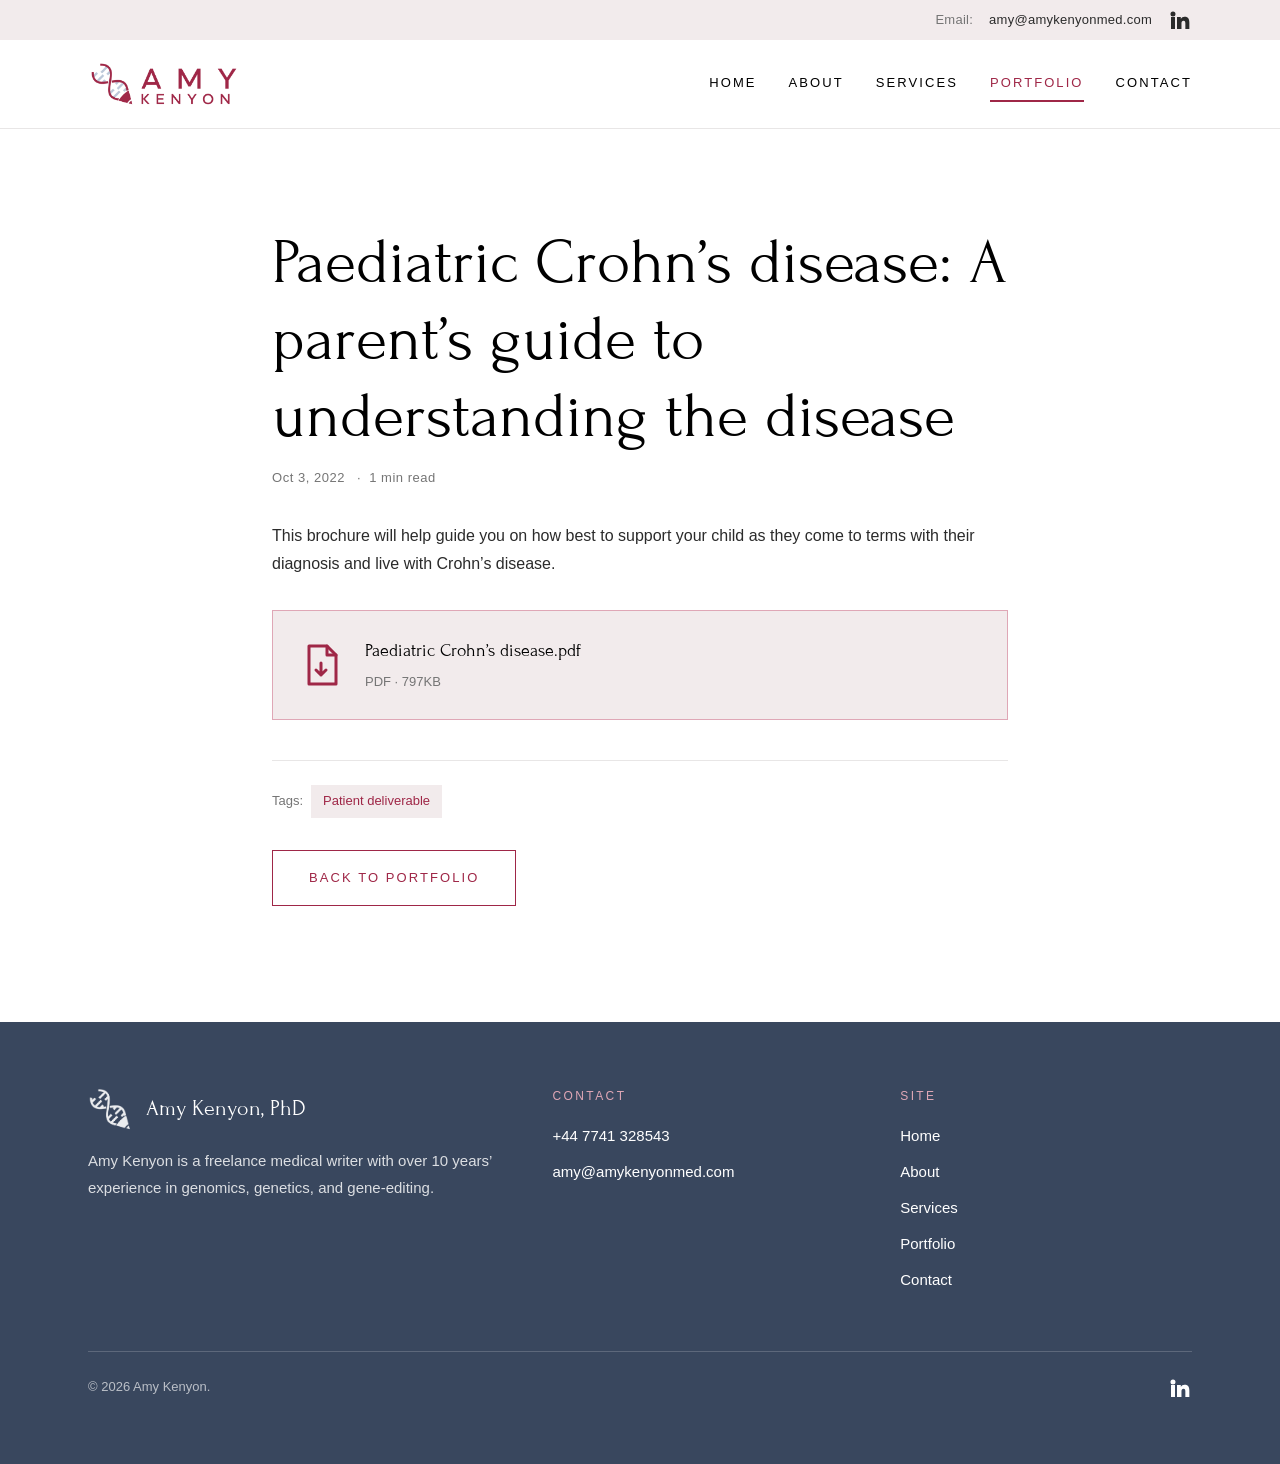
<file: post/paediatric-crohn-s-disease/index.html>
<!doctype html>
<html lang="en">
<head>
<meta charset="utf-8">
<meta name="viewport" content="width=device-width, initial-scale=1">
<title>Paediatric Crohn&rsquo;s disease: A parent&rsquo;s guide to understanding the disease | Amy Kenyon</title>
<meta name="description" content="This brochure will help guide you on how best to support your child as they come to terms with their diagnosis and live with Crohn&rsquo;s disease.">
<link rel="canonical" href="https://www.amykenyonmed.com/post/paediatric-crohn-s-disease">

<meta property="og:type" content="article">
<meta property="og:title" content="Paediatric Crohn&rsquo;s disease: A parent&rsquo;s guide to understanding the disease">
<meta property="og:description" content="This brochure will help guide you on how best to support your child as they come to terms with their diagnosis and live with Crohn&rsquo;s disease.">
<meta property="og:url" content="https://www.amykenyonmed.com/post/paediatric-crohn-s-disease">
<meta property="og:site_name" content="Amy Kenyon, PhD">

<link rel="preload" href="../../assets/fonts/forum-latin.woff2" as="font" type="font/woff2" crossorigin>
<link rel="stylesheet" href="../../assets/css/site.css">
<link rel="icon" href="../../assets/img/favicon.svg" type="image/svg+xml">
</head>
<body>
<a class="skip-link" href="#main">Skip to main content</a>

<div class="utility">
  <div class="wrap">
    <span class="label">Email:</span>
    <a href="mailto:amy@amykenyonmed.com">amy@amykenyonmed.com</a>
    <a class="icon-link" href="http://www.linkedin.com/in/amy-kenyon-412b50195" target="_blank" rel="noopener" aria-label="Amy Kenyon on LinkedIn">
      <svg viewBox="0 0 24 24" aria-hidden="true"><path d="M4.98 3.5a2.5 2.5 0 1 1 0 5 2.5 2.5 0 0 1 0-5ZM3 9h4v12H3V9Zm6 0h3.8v1.7h.05a4.16 4.16 0 0 1 3.75-2.05c4 0 4.75 2.63 4.75 6.06V21h-4v-5.4c0-1.29-.03-2.95-1.8-2.95-1.8 0-2.08 1.4-2.08 2.85V21H9V9Z"/></svg>
    </a>
  </div>
</div>

<header class="site-header">
  <div class="wrap">
    <a class="brand" href="../../">
      <img class="logo" src="../../assets/img/logo-header.png" alt="Amy Kenyon" width="2063" height="706">
    </a>

    <button class="nav-toggle" type="button" aria-expanded="false" aria-controls="site-nav">Menu</button>

    <nav class="site-nav" id="site-nav" aria-label="Main">
      <ul>
        <li><a href="../../">Home</a></li>
        <li><a href="../../about/">About</a></li>
        <li><a href="../../services/">Services</a></li>
        <li><a href="../../blog/" aria-current="page">Portfolio</a></li>
        <li><a href="../../contact/">Contact</a></li>
      </ul>
    </nav>
  </div>
</header>

<main id="main">

  <section class="section">
    <div class="wrap">
      <article class="article">

        <h1>Paediatric Crohn&rsquo;s disease: A parent&rsquo;s guide to understanding the disease</h1>

        <p class="article-meta">
          <span><time datetime="2022-10-03">Oct 3, 2022</time></span>
          <span>1 min read</span>
        </p>

        <p>This brochure will help guide you on how best to support your child as they come to terms with their diagnosis and live with Crohn&rsquo;s disease.</p>

        <!-- The source PDF lives on the old Wix media host. Drop the file at
             /assets/files/paediatric-crohns-disease.pdf and this card links to it. -->
        <div class="download-card">
          <svg class="doc-icon" viewBox="0 0 24 24" fill="none" stroke="currentColor" stroke-width="1.5" stroke-linecap="round" stroke-linejoin="round" aria-hidden="true">
            <path d="M6 2.5h9l4.5 4.5v14.5H6z"/><path d="M15 2.5V7h4.5"/><path d="M12 11v6M9.5 14.5 12 17l2.5-2.5"/>
          </svg>
          <span>
            <!-- Once the PDF is added, swap this span for the link below it. -->
            <span class="doc-name">Paediatric Crohn&rsquo;s disease.pdf</span>
            <!-- <a class="doc-name" href="../../assets/files/paediatric-crohns-disease.pdf">Paediatric Crohn&rsquo;s disease.pdf</a> -->
            <span class="doc-size">PDF &middot; 797KB</span>
          </span>
        </div>

        <p class="tag-list">
          <span>Tags:</span>
          <a href="../../blog/">Patient deliverable</a>
        </p>

        <p style="margin-top:2rem"><a class="btn btn-outline" href="../../blog/">Back to portfolio</a></p>

      </article>
    </div>
  </section>

</main>

<footer class="site-footer">
  <div class="wrap">
    <div class="footer-grid">

      <div>
        <div class="footer-brand">
          <img class="mark" src="../../assets/img/logo-footer.png" alt="" width="471" height="491">
          <span>Amy Kenyon, PhD</span>
        </div>
        <p class="tagline">Amy Kenyon is a freelance medical writer with over 10 years&rsquo; experience in genomics, genetics, and gene-editing.</p>
      </div>

      <div>
        <p class="footer-heading">Contact</p>
        <ul>
          <li><a href="tel:+447741328543">+44 7741 328543</a></li>
          <li><a href="mailto:amy@amykenyonmed.com">amy@amykenyonmed.com</a></li>
        </ul>
      </div>

      <div>
        <p class="footer-heading">Site</p>
        <ul>
          <li><a href="../../">Home</a></li>
          <li><a href="../../about/">About</a></li>
          <li><a href="../../services/">Services</a></li>
          <li><a href="../../blog/">Portfolio</a></li>
          <li><a href="../../contact/">Contact</a></li>
        </ul>
      </div>

    </div>

    <div class="footer-bottom">
      <span>&copy; <span data-current-year>2026</span> Amy Kenyon.</span>
      <a class="icon-link" href="http://www.linkedin.com/in/amy-kenyon-412b50195" target="_blank" rel="noopener" aria-label="Amy Kenyon on LinkedIn">
        <svg viewBox="0 0 24 24" aria-hidden="true"><path d="M4.98 3.5a2.5 2.5 0 1 1 0 5 2.5 2.5 0 0 1 0-5ZM3 9h4v12H3V9Zm6 0h3.8v1.7h.05a4.16 4.16 0 0 1 3.75-2.05c4 0 4.75 2.63 4.75 6.06V21h-4v-5.4c0-1.29-.03-2.95-1.8-2.95-1.8 0-2.08 1.4-2.08 2.85V21H9V9Z"/></svg>
      </a>
    </div>
  </div>
</footer>

<script src="../../assets/js/site.js" defer></script>
</body>
</html>
</file>
<file: assets/css/site.css>
/* ==========================================================================
   amykenyonmed.com — shared stylesheet
   Palette and type lifted from the original Wix theme.
   ========================================================================== */

/* Forum (the original site's heading face), self-hosted so the site has no
   third-party font dependency. SIL Open Font License 1.1. */
@font-face {
  font-family: "Forum";
  font-style: normal;
  font-weight: 400;
  font-display: swap;
  src: url("../fonts/forum-latin.woff2") format("woff2");
  unicode-range: U+0000-00FF, U+0131, U+0152-0153, U+02BB-02BC, U+02C6, U+02DA,
    U+02DC, U+0304, U+0308, U+0329, U+2000-206F, U+20AC, U+2122, U+2191, U+2193,
    U+2212, U+2215, U+FEFF, U+FFFD;
}
@font-face {
  font-family: "Forum";
  font-style: normal;
  font-weight: 400;
  font-display: swap;
  src: url("../fonts/forum-latin-ext.woff2") format("woff2");
  unicode-range: U+0100-02BA, U+02BD-02C5, U+02C7-02CC, U+02CE-02D7,
    U+02DD-02FF, U+0304, U+0308, U+0329, U+1D00-1DBF, U+1E00-1E9F, U+1EF2-1EFF,
    U+2020, U+20A0-20AB, U+20AD-20C0, U+2113, U+2C60-2C7F, U+A720-A7FF;
}

:root {
  /* Brand palette (from the Wix site theme) */
  --wine: #9f2747;
  --wine-dark: #6a1a2f;
  --rose: #bf778a;
  --rose-light: #dfa7b6;
  --blush: #f2ebec;
  --blue-grey: #bcc8d9;
  --navy: #39475e;

  --ink: #000000;
  --body: #2b2b2b;
  --muted: #757575;
  --line: #c7c7c7;
  --line-soft: #e8e6e6;
  --white: #ffffff;

  --head-font: "Forum", "Didot", "Times New Roman", Georgia, serif;
  --body-font: "Avenir Next", "Avenir", "Nunito Sans", "Segoe UI",
    Helvetica, Arial, sans-serif;

  --measure: 1200px;
  --gutter: clamp(1.25rem, 4vw, 3rem);
}

* { box-sizing: border-box; }

html { -webkit-text-size-adjust: 100%; scroll-behavior: smooth; }

body {
  margin: 0;
  background: var(--white);
  color: var(--body);
  font-family: var(--body-font);
  font-size: 1rem;
  font-weight: 300;
  line-height: 1.75;
  -webkit-font-smoothing: antialiased;
  -moz-osx-font-smoothing: grayscale;
}

img { max-width: 100%; height: auto; display: block; }

a { color: var(--wine); text-decoration: none; }
a:hover { text-decoration: underline; }

h1, h2, h3, h4 {
  font-family: var(--head-font);
  font-weight: 400;
  color: var(--ink);
  line-height: 1.2;
  margin: 0 0 0.6em;
}

h1 { font-size: clamp(2.5rem, 6vw, 4rem); }
h2 { font-size: clamp(1.9rem, 4vw, 2.75rem); }
h3 { font-size: clamp(1.25rem, 2.5vw, 1.6rem); }

p { margin: 0 0 1.25rem; }

strong, b { font-weight: 600; color: var(--ink); }

.wrap {
  max-width: var(--measure);
  margin-inline: auto;
  padding-inline: var(--gutter);
}

.skip-link {
  position: absolute;
  left: -9999px;
  top: 0;
  background: var(--wine);
  color: var(--white);
  padding: 0.75rem 1.25rem;
  z-index: 100;
}
.skip-link:focus { left: 0; }

:focus-visible {
  outline: 2px solid var(--wine);
  outline-offset: 3px;
}

/* --------------------------------------------------------------------------
   Utility bar (email + LinkedIn, above the header)
   -------------------------------------------------------------------------- */

.utility {
  background: var(--blush);
  font-size: 0.8125rem;
  letter-spacing: 0.02em;
  color: var(--body);
}

.utility .wrap {
  display: flex;
  align-items: center;
  justify-content: flex-end;
  gap: 1rem;
  min-height: 2.5rem;
  flex-wrap: wrap;
}

.utility a { color: var(--body); }
.utility a:hover { color: var(--wine); }

.utility .label { color: var(--muted); }

.icon-link {
  display: inline-flex;
  align-items: center;
  justify-content: center;
  width: 1.5rem;
  height: 1.5rem;
  color: var(--wine);
}
.icon-link svg { width: 100%; height: 100%; fill: currentColor; }
.icon-link:hover { color: var(--wine-dark); }

/* --------------------------------------------------------------------------
   Header + navigation
   -------------------------------------------------------------------------- */

.site-header {
  background: var(--white);
  border-bottom: 1px solid var(--line-soft);
  position: sticky;
  top: 0;
  z-index: 50;
}

.site-header .wrap {
  display: flex;
  align-items: center;
  justify-content: space-between;
  gap: 1.5rem;
  min-height: 5.5rem;
}

.brand {
  display: inline-flex;
  align-items: center;
  gap: 0.75rem;
  font-family: var(--head-font);
  font-size: 1.5rem;
  letter-spacing: 0.04em;
  color: var(--ink);
  line-height: 1.1;
}
.brand:hover { text-decoration: none; color: var(--wine); }

/* The logo already contains the wordmark, so it stands alone in the header. */
.brand .logo {
  width: auto;
  height: 3.25rem;
  flex: 0 0 auto;
}

@media (max-width: 480px) {
  .brand .logo { height: 2.5rem; }
}

.nav-toggle {
  display: none;
  background: none;
  border: 1px solid var(--line);
  border-radius: 2px;
  padding: 0.5rem 0.75rem;
  font: inherit;
  font-size: 0.75rem;
  letter-spacing: 0.15em;
  text-transform: uppercase;
  color: var(--ink);
  cursor: pointer;
}

.site-nav ul {
  display: flex;
  align-items: center;
  gap: clamp(1rem, 2.5vw, 2.25rem);
  list-style: none;
  margin: 0;
  padding: 0;
}

.site-nav a {
  display: inline-block;
  font-size: 0.8125rem;
  letter-spacing: 0.16em;
  text-transform: uppercase;
  color: var(--ink);
  padding: 0.35rem 0;
  border-bottom: 2px solid transparent;
}

.site-nav a:hover,
.site-nav a[aria-current="page"] {
  color: var(--wine);
  border-bottom-color: var(--wine);
  text-decoration: none;
}

@media (max-width: 860px) {
  .nav-toggle { display: inline-block; }

  .site-nav {
    display: none;
    position: absolute;
    left: 0;
    right: 0;
    top: 100%;
    background: var(--white);
    border-bottom: 1px solid var(--line-soft);
    box-shadow: 0 12px 24px rgba(0, 0, 0, 0.06);
  }
  .site-nav.is-open { display: block; }

  .site-nav ul {
    flex-direction: column;
    align-items: stretch;
    gap: 0;
    padding: 0.5rem var(--gutter) 1.25rem;
  }
  .site-nav li { border-bottom: 1px solid var(--line-soft); }
  .site-nav li:last-child { border-bottom: 0; }
  .site-nav a {
    padding: 0.9rem 0;
    border-bottom: 0;
  }
}

/* --------------------------------------------------------------------------
   Buttons
   -------------------------------------------------------------------------- */

.btn {
  display: inline-block;
  background: var(--rose);
  color: var(--white);
  font-size: 0.8125rem;
  font-weight: 400;
  letter-spacing: 0.16em;
  text-transform: uppercase;
  padding: 1rem 2.25rem;
  border: 0;
  border-radius: 0;
  cursor: pointer;
  transition: background-color 0.2s ease;
  font-family: var(--body-font);
}

.btn:hover,
.btn:focus-visible {
  background: var(--wine);
  color: var(--white);
  text-decoration: none;
}

.btn-outline {
  background: transparent;
  color: var(--wine);
  border: 1px solid var(--wine);
}
.btn-outline:hover { background: var(--wine); color: var(--white); }

/* --------------------------------------------------------------------------
   Sections
   -------------------------------------------------------------------------- */

/* Full-bleed image band used at the top of the services page. */
.page-banner {
  height: clamp(9rem, 22vw, 16rem);
  overflow: hidden;
}
.page-banner img { width: 100%; height: 100%; object-fit: cover; }

.section { padding-block: clamp(3.5rem, 8vw, 6rem); }
.section-blush { background: var(--blush); }
.section-tight { padding-block: clamp(2.5rem, 5vw, 3.5rem); }

.section-title {
  text-align: center;
  margin-bottom: clamp(2rem, 5vw, 3rem);
}

.eyebrow {
  font-size: 0.75rem;
  letter-spacing: 0.28em;
  text-transform: uppercase;
  color: var(--wine);
  margin-bottom: 1rem;
}

.lede { font-size: 1.0625rem; }

/* --------------------------------------------------------------------------
   Hero
   -------------------------------------------------------------------------- */

.hero { padding-block: clamp(3rem, 7vw, 5.5rem); }

.hero .wrap {
  display: grid;
  grid-template-columns: 1.1fr 0.9fr;
  gap: clamp(2rem, 6vw, 4.5rem);
  align-items: center;
}

.hero h1 { margin-bottom: 0.25rem; }

.hero .hero-role {
  font-size: clamp(0.9rem, 2vw, 1.15rem);
  letter-spacing: 0.3em;
  text-transform: uppercase;
  color: var(--wine);
  margin-bottom: 2rem;
}

.hero p { max-width: 34rem; }

.hero-list {
  list-style: none;
  margin: 0 0 2.25rem;
  padding: 0;
}

.hero-list li {
  position: relative;
  padding-left: 1.75rem;
  margin-bottom: 0.6rem;
  color: var(--ink);
  font-size: 1.0625rem;
}

.hero-list li::before {
  content: "";
  position: absolute;
  left: 0;
  top: 0.7em;
  width: 0.6rem;
  height: 0.6rem;
  background: var(--rose-light);
  border: 1px solid var(--wine);
  border-radius: 50%;
}

.hero-figure { justify-self: center; width: 100%; max-width: 26rem; }

@media (max-width: 860px) {
  .hero .wrap { grid-template-columns: 1fr; }
  .hero-figure { order: -1; max-width: 20rem; }
}

/* --------------------------------------------------------------------------
   Media frames / image placeholders
   -------------------------------------------------------------------------- */

.frame {
  position: relative;
  overflow: hidden;
  background: linear-gradient(150deg, var(--blush), var(--blue-grey));
}

.frame img { width: 100%; height: 100%; object-fit: cover; }

/* Tall decorative panel behind the home hero (a faded desk flat-lay). */
.frame-portrait {
  aspect-ratio: 393 / 700;
  max-width: 20rem;
  margin-inline: auto;
}

/* The about photo ships as a finished polaroid, so it needs no frame of its
   own — just a soft shadow. */
.frame-polaroid {
  background: transparent;
  filter: drop-shadow(0 16px 32px rgba(0, 0, 0, 0.1));
}

.frame-wide { aspect-ratio: 2 / 1; }
.frame-card { aspect-ratio: 16 / 10; }

/* Placeholder shown until the real photo is dropped in. */
.frame[data-placeholder]::after {
  content: attr(data-placeholder);
  position: absolute;
  inset: 0;
  display: flex;
  align-items: center;
  justify-content: center;
  text-align: center;
  padding: 1.5rem;
  font-size: 0.75rem;
  letter-spacing: 0.16em;
  text-transform: uppercase;
  color: var(--wine-dark);
  background: repeating-linear-gradient(
    135deg,
    rgba(255, 255, 255, 0.55) 0 12px,
    rgba(255, 255, 255, 0.25) 12px 24px
  );
}

.frame[data-placeholder]:has(img)::after { display: none; }

/* Round headshot sitting over the hero panel. */
.hero-figure { position: relative; }

.hero-headshot {
  position: absolute;
  left: 50%;
  bottom: -2.5rem;
  transform: translateX(-50%);
  width: 9rem;
  height: 9rem;
  border-radius: 50%;
  overflow: hidden;
  border: 5px solid var(--white);
  box-shadow: 0 10px 28px rgba(0, 0, 0, 0.14);
  background: var(--blush);
}
.hero-headshot img { width: 100%; height: 100%; object-fit: cover; object-position: 50% 22%; }

/* --------------------------------------------------------------------------
   Testimonials
   -------------------------------------------------------------------------- */

.testimonials {
  display: grid;
  grid-template-columns: repeat(auto-fit, minmax(20rem, 1fr));
  gap: clamp(1.75rem, 4vw, 3rem);
}

.testimonial {
  background: var(--white);
  padding: clamp(1.75rem, 3vw, 2.5rem);
  border-top: 3px solid var(--rose-light);
  display: flex;
  flex-direction: column;
  gap: 1.25rem;
}

.testimonial blockquote {
  margin: 0;
  font-size: 1.0625rem;
  font-style: italic;
  color: var(--body);
}

.testimonial figcaption {
  display: flex;
  align-items: center;
  gap: 1rem;
  margin-top: auto;
}

.avatar {
  width: 4rem;
  height: 4rem;
  flex: 0 0 auto;
  border-radius: 50%;
  overflow: hidden;
  background: linear-gradient(150deg, var(--rose-light), var(--blue-grey));
  display: grid;
  place-items: center;
  font-family: var(--head-font);
  font-size: 1.25rem;
  color: var(--wine-dark);
}
.avatar img { width: 100%; height: 100%; object-fit: cover; }

.testimonial .name {
  font-family: var(--head-font);
  font-size: 1.15rem;
  color: var(--ink);
  display: block;
}
.testimonial .role {
  font-size: 0.8125rem;
  color: var(--muted);
  display: block;
  line-height: 1.5;
}
.testimonial .org {
  font-size: 0.8125rem;
  color: var(--wine);
  display: block;
  line-height: 1.5;
}

/* --------------------------------------------------------------------------
   Client logo strip
   -------------------------------------------------------------------------- */

.clients {
  display: grid;
  grid-template-columns: repeat(6, 1fr);
  align-items: center;
  gap: clamp(1rem, 3vw, 2.5rem);
  margin-top: 2rem;
}

@media (max-width: 900px) {
  .clients { grid-template-columns: repeat(3, 1fr); }
}
@media (max-width: 480px) {
  .clients { grid-template-columns: repeat(2, 1fr); }
}

.client {
  display: grid;
  place-items: center;
  min-height: 4rem;
  filter: grayscale(1);
  opacity: 0.7;
  transition: opacity 0.2s ease, filter 0.2s ease;
}
.client:hover { filter: grayscale(0); opacity: 1; }
.client img { max-height: 3.25rem; width: auto; }

/* --------------------------------------------------------------------------
   Expertise / services
   -------------------------------------------------------------------------- */

.expertise {
  display: grid;
  grid-template-columns: repeat(auto-fit, minmax(17rem, 1fr));
  gap: clamp(1.25rem, 3vw, 2rem);
}

.expertise-item {
  background: var(--white);
  border-left: 3px solid var(--rose-light);
  padding: 1.5rem 1.75rem;
}

.expertise-item h3 {
  font-family: var(--body-font);
  font-size: 1.0625rem;
  font-weight: 600;
  letter-spacing: 0.04em;
  color: var(--wine);
  margin-bottom: 0.4rem;
}

.expertise-item p {
  margin: 0;
  font-size: 0.9375rem;
  color: var(--muted);
  line-height: 1.6;
}

.service-grid {
  display: grid;
  grid-template-columns: repeat(auto-fit, minmax(20rem, 1fr));
  gap: clamp(1.5rem, 3vw, 2.5rem);
  align-items: start;
}

.service {
  text-align: center;
  display: flex;
  flex-direction: column;
  align-items: center;
  gap: 0.75rem;
}

.service-icon {
  width: 7rem;
  height: 7rem;
  display: grid;
  place-items: center;
  border-radius: 50%;
  background: var(--white);
  border: 1px solid var(--rose-light);
  color: var(--wine);
  padding: 1.4rem;
}
.service-icon img { max-width: 100%; max-height: 100%; width: auto; }

.service h3 {
  font-size: 1.2rem;
  margin: 0;
}

.service ul {
  list-style: none;
  margin: 0;
  padding: 0;
  font-size: 0.9375rem;
  color: var(--muted);
}
.service li { margin-bottom: 0.3rem; }

/* --------------------------------------------------------------------------
   Portfolio / writing samples
   -------------------------------------------------------------------------- */

.samples {
  display: grid;
  grid-template-columns: repeat(auto-fit, minmax(20rem, 1fr));
  gap: clamp(1.75rem, 4vw, 3rem);
}

.sample {
  display: flex;
  flex-direction: column;
  background: var(--white);
  border: 1px solid var(--line-soft);
}

.sample .frame { border-bottom: 1px solid var(--line-soft); }

.sample-body {
  padding: clamp(1.25rem, 2.5vw, 1.75rem);
  display: flex;
  flex-direction: column;
  gap: 0.75rem;
  flex: 1;
}

.sample h3 { margin: 0; font-size: 1.3rem; }
.sample h3 a { color: var(--ink); }
.sample h3 a:hover { color: var(--wine); text-decoration: none; }

.sample p { margin: 0; font-size: 0.9375rem; color: var(--muted); }

.tag {
  align-self: flex-start;
  margin-top: auto;
  font-size: 0.6875rem;
  letter-spacing: 0.16em;
  text-transform: uppercase;
  color: var(--wine);
  background: var(--blush);
  padding: 0.35rem 0.85rem;
}

/* --------------------------------------------------------------------------
   Article (blog post)
   -------------------------------------------------------------------------- */

.article { max-width: 46rem; margin-inline: auto; }

.article-meta {
  font-size: 0.8125rem;
  color: var(--muted);
  letter-spacing: 0.04em;
  margin-bottom: 2rem;
}
.article-meta span + span::before {
  content: "·";
  margin: 0 0.5rem;
}

.article h1 { margin-bottom: 0.75rem; }

.article h2 {
  font-size: 1.5rem;
  margin-top: 2.5rem;
}

.article sup a { font-size: 0.75em; }

.article .figure-caption {
  font-size: 0.8125rem;
  color: var(--muted);
  text-align: center;
  margin-top: 0.75rem;
}

/* --------------------------------------------------------------------------
   Data table (Table 1 in the bluebird bio post)
   -------------------------------------------------------------------------- */

.table-figure { margin: 2.5rem 0; }

.table-figure figcaption {
  font-family: var(--head-font);
  font-size: 1.15rem;
  color: var(--ink);
  margin-bottom: 0.85rem;
}

.table-scroll { overflow-x: auto; }

.data-table {
  border-collapse: collapse;
  width: 100%;
  min-width: 34rem;
  font-size: 0.875rem;
  background: var(--navy);
}

.data-table th,
.data-table td {
  padding: 0.7rem 0.85rem;
  text-align: center;
  vertical-align: middle;
  border: 2px solid var(--navy);
  line-height: 1.4;
}

.data-table thead th {
  background: var(--blue-grey);
  color: var(--navy);
  font-family: var(--body-font);
  font-weight: 700;
  letter-spacing: 0.03em;
}

.data-table tbody th {
  background: var(--white);
  color: var(--navy);
  font-weight: 700;
  text-align: center;
}

.data-table tbody td {
  background: #e6ebf6;
  color: var(--navy);
  font-weight: 400;
}

.table-note {
  font-size: 0.8125rem;
  color: var(--muted);
  margin: 0.75rem 0 0;
  line-height: 1.5;
}

.references {
  margin-top: 3rem;
  padding-top: 2rem;
  border-top: 1px solid var(--line-soft);
}

.references h2 { font-size: 1.35rem; margin-top: 0; }

.references ol {
  padding-left: 1.25rem;
  font-size: 0.875rem;
  color: var(--muted);
  line-height: 1.7;
}
.references li { margin-bottom: 0.85rem; }
.references a { word-break: break-word; }

.download-card {
  display: flex;
  align-items: center;
  gap: 1.25rem;
  padding: 1.5rem;
  background: var(--blush);
  border: 1px solid var(--rose-light);
  margin-block: 2rem;
}
.download-card .doc-icon {
  width: 3rem;
  height: 3rem;
  flex: 0 0 auto;
  color: var(--wine);
}
.download-card .doc-name {
  font-family: var(--head-font);
  font-size: 1.15rem;
  color: var(--ink);
  display: block;
}
.download-card .doc-size { font-size: 0.8125rem; color: var(--muted); }

.tag-list {
  display: flex;
  flex-wrap: wrap;
  gap: 0.5rem;
  align-items: center;
  margin-top: 2.5rem;
  padding-top: 1.5rem;
  border-top: 1px solid var(--line-soft);
  font-size: 0.8125rem;
  color: var(--muted);
}
.tag-list a {
  background: var(--blush);
  padding: 0.3rem 0.75rem;
  color: var(--wine);
}

/* --------------------------------------------------------------------------
   Contact
   -------------------------------------------------------------------------- */

.contact-grid {
  display: grid;
  grid-template-columns: 1.15fr 0.85fr;
  gap: clamp(2rem, 6vw, 4rem);
  align-items: start;
}

@media (max-width: 860px) {
  .contact-grid { grid-template-columns: 1fr; }
}

.form-grid {
  display: grid;
  grid-template-columns: 1fr 1fr;
  gap: 1.25rem;
}

.field { display: flex; flex-direction: column; gap: 0.4rem; }
.field-wide { grid-column: 1 / -1; }

.field label {
  font-size: 0.75rem;
  letter-spacing: 0.14em;
  text-transform: uppercase;
  color: var(--muted);
}

.field input,
.field textarea {
  font: inherit;
  font-size: 0.9375rem;
  color: var(--ink);
  background: var(--white);
  border: 0;
  border-bottom: 1px solid var(--line);
  border-radius: 0;
  padding: 0.6rem 0.25rem;
  transition: border-color 0.2s ease;
}

.field input:focus,
.field textarea:focus {
  outline: none;
  border-bottom-color: var(--wine);
}

.field textarea { resize: vertical; min-height: 8rem; }

.form-actions { grid-column: 1 / -1; }

.form-note {
  grid-column: 1 / -1;
  font-size: 0.8125rem;
  color: var(--muted);
  margin: 0;
}

@media (max-width: 560px) {
  .form-grid { grid-template-columns: 1fr; }
}

.contact-aside .detail {
  margin-bottom: 1.25rem;
  font-size: 0.9375rem;
}
.contact-aside .detail .label {
  display: block;
  font-size: 0.75rem;
  letter-spacing: 0.14em;
  text-transform: uppercase;
  color: var(--muted);
}

/* --------------------------------------------------------------------------
   Call to action band
   -------------------------------------------------------------------------- */

.cta { text-align: center; }
.cta p {
  font-family: var(--head-font);
  font-size: clamp(1.4rem, 3vw, 2rem);
  color: var(--ink);
  max-width: 42rem;
  margin-inline: auto;
  margin-bottom: 2rem;
  line-height: 1.4;
}

/* --------------------------------------------------------------------------
   Footer
   -------------------------------------------------------------------------- */

.site-footer {
  background: var(--navy);
  color: rgba(255, 255, 255, 0.82);
  padding-block: clamp(3rem, 6vw, 4rem);
  font-size: 0.9375rem;
}

.site-footer a { color: var(--white); }
.site-footer a:hover { color: var(--rose-light); }

.footer-grid {
  display: grid;
  grid-template-columns: 1.4fr 1fr 1fr;
  gap: clamp(2rem, 5vw, 3.5rem);
  align-items: start;
}

@media (max-width: 780px) {
  .footer-grid { grid-template-columns: 1fr; }
}

.footer-brand {
  display: flex;
  align-items: center;
  gap: 0.85rem;
  margin-bottom: 1rem;
  font-family: var(--head-font);
  font-size: 1.35rem;
  color: var(--white);
}
.footer-brand .mark {
  width: 2.75rem;
  height: auto;
  flex: 0 0 auto;
  /* The mark is burgundy on transparent; lighten it against the navy footer. */
  filter: brightness(0) invert(1) opacity(0.9);
}

.site-footer .tagline { max-width: 26rem; margin-bottom: 0; }

.footer-heading {
  font-family: var(--body-font);
  font-size: 0.75rem;
  letter-spacing: 0.2em;
  text-transform: uppercase;
  color: var(--rose-light);
  margin-bottom: 1rem;
}

.site-footer ul { list-style: none; margin: 0; padding: 0; }
.site-footer li { margin-bottom: 0.6rem; }

.footer-bottom {
  margin-top: clamp(2rem, 4vw, 3rem);
  padding-top: 1.5rem;
  border-top: 1px solid rgba(255, 255, 255, 0.18);
  display: flex;
  flex-wrap: wrap;
  gap: 1rem;
  justify-content: space-between;
  align-items: center;
  font-size: 0.8125rem;
  color: rgba(255, 255, 255, 0.65);
}

.footer-bottom .icon-link { color: var(--white); }
.footer-bottom .icon-link:hover { color: var(--rose-light); }

/* --------------------------------------------------------------------------
   Motion
   -------------------------------------------------------------------------- */

@media (prefers-reduced-motion: reduce) {
  html { scroll-behavior: auto; }
  * {
    animation-duration: 0.001ms !important;
    transition-duration: 0.001ms !important;
  }
}
</file>
<file: assets/css/v2.css>
/* ==========================================================================
   amykenyonmed.com — v2 concept
   A proposed redesign of the homepage. Self-contained: it shares only the
   Forum @font-face declaration pattern with site.css and overrides nothing,
   so the current site is untouched.
   ========================================================================== */

@font-face {
  font-family: "Forum";
  font-style: normal;
  font-weight: 400;
  font-display: swap;
  src: url("../fonts/forum-latin.woff2") format("woff2");
  unicode-range: U+0000-00FF, U+0131, U+0152-0153, U+02BB-02BC, U+02C6, U+02DA,
    U+02DC, U+0304, U+0308, U+0329, U+2000-206F, U+20AC, U+2122, U+2191, U+2193,
    U+2212, U+2215, U+FEFF, U+FFFD;
}
@font-face {
  font-family: "Forum";
  font-style: normal;
  font-weight: 400;
  font-display: swap;
  src: url("../fonts/forum-latin-ext.woff2") format("woff2");
  unicode-range: U+0100-02BA, U+02BD-02C5, U+02C7-02CC, U+02CE-02D7,
    U+02DD-02FF, U+0304, U+0308, U+0329, U+1D00-1DBF, U+1E00-1E9F, U+1EF2-1EFF,
    U+2020, U+20A0-20AB, U+20AD-20C0, U+2113, U+2C60-2C7F, U+A720-A7FF;
}

:root {
  /* Cool, clinical ground — the neutrals carry a blue-grey bias taken from
     the brand's own secondary, so nothing reads as default grey. */
  --paper: #f6f7f9;
  --paper-deep: #eceff4;
  --card: #ffffff;
  --ink: #161c26;
  --ink-mid: #3c4655;
  --ink-soft: #6a7486;
  --rule: #dde2e9;
  --accent: #9f2747;
  --accent-deep: #6a1a2f;
  --accent-wash: #f7edf0;
  --cool: #bcc8d9;

  --display: "Forum", "Didot", "Times New Roman", Georgia, serif;
  --body: "Avenir Next", "Avenir", "Nunito Sans", "Segoe UI", Helvetica, Arial,
    sans-serif;

  --measure: 1180px;
  --gutter: clamp(1.25rem, 5vw, 4rem);
}

* { box-sizing: border-box; }

html { -webkit-text-size-adjust: 100%; scroll-behavior: smooth; }

body {
  margin: 0;
  background: var(--paper);
  color: var(--ink-mid);
  font-family: var(--body);
  font-size: 1.0625rem;
  font-weight: 300;
  line-height: 1.7;
  -webkit-font-smoothing: antialiased;
  -moz-osx-font-smoothing: grayscale;
}

img { max-width: 100%; height: auto; display: block; }
a { color: var(--accent); text-decoration: none; }
a:hover { text-decoration: underline; }

h1, h2, h3 {
  font-family: var(--display);
  font-weight: 400;
  color: var(--ink);
  line-height: 1.12;
  text-wrap: balance;
  margin: 0;
}

p { margin: 0; }

strong { font-weight: 600; color: var(--ink); }

:focus-visible { outline: 2px solid var(--accent); outline-offset: 3px; }

.wrap {
  max-width: var(--measure);
  margin-inline: auto;
  padding-inline: var(--gutter);
}

.skip-link {
  position: absolute;
  left: -9999px;
  background: var(--accent);
  color: #fff;
  padding: .75rem 1.25rem;
  z-index: 100;
}
.skip-link:focus { left: 0; }

/* Small caps label used to title every section. */
.label {
  font-size: .6875rem;
  font-weight: 600;
  letter-spacing: .22em;
  text-transform: uppercase;
  color: var(--accent);
  margin: 0 0 1.25rem;
}

/* --------------------------------------------------------------------------
   Draft ribbon
   -------------------------------------------------------------------------- */

.draft-bar {
  background: var(--ink);
  color: #e6e9ee;
  font-size: .8125rem;
  letter-spacing: .02em;
}
.draft-bar .wrap {
  display: flex;
  flex-wrap: wrap;
  align-items: center;
  gap: .35rem 1rem;
  min-height: 2.75rem;
}
.draft-bar strong { color: #fff; font-weight: 600; }
.draft-bar a { color: var(--cool); text-decoration: underline; }
.draft-bar a:hover { color: #fff; }

/* --------------------------------------------------------------------------
   Header
   -------------------------------------------------------------------------- */

.site-header { background: var(--paper); }

.site-header .wrap {
  display: flex;
  align-items: center;
  justify-content: space-between;
  gap: 1.5rem;
  min-height: 6rem;
}

.site-header .logo { height: 3rem; width: auto; }

.site-nav ul {
  display: flex;
  align-items: center;
  gap: clamp(1rem, 2.5vw, 2.25rem);
  list-style: none;
  margin: 0;
  padding: 0;
}
.site-nav a {
  font-size: .8125rem;
  letter-spacing: .14em;
  text-transform: uppercase;
  color: var(--ink);
}
.site-nav a:hover { color: var(--accent); text-decoration: none; }

.nav-cta {
  border: 1px solid var(--accent);
  border-radius: 999px;
  padding: .5rem 1.1rem;
  color: var(--accent) !important;
}
.nav-cta:hover { background: var(--accent); color: #fff !important; }

/* On narrow screens the section links are reachable from the footer, so the
   header keeps only the action. */
@media (max-width: 820px) {
  .site-nav li:not(:has(.nav-cta)) { display: none; }
  .site-header .wrap { min-height: 4.5rem; }
  .site-header .logo { height: 2.4rem; }
}

/* --------------------------------------------------------------------------
   Hero — asymmetric, with a credential rail down the right
   -------------------------------------------------------------------------- */

.hero { padding-block: clamp(2.5rem, 6vw, 5rem) clamp(3rem, 7vw, 5.5rem); }

.hero .wrap {
  display: grid;
  grid-template-columns: minmax(0, 1.45fr) minmax(0, 1fr);
  gap: clamp(2rem, 6vw, 5rem);
  align-items: start;
}

.hero h1 {
  font-size: clamp(2.75rem, 6.4vw, 5rem);
  letter-spacing: -0.005em;
  margin-bottom: 1.5rem;
}

.hero h1 em {
  font-style: normal;
  color: var(--accent);
}

.hero .standfirst {
  font-size: clamp(1.0625rem, 1.6vw, 1.25rem);
  color: var(--ink-mid);
  max-width: 34rem;
  margin-bottom: 2.25rem;
}

.hero-actions {
  display: flex;
  flex-wrap: wrap;
  align-items: center;
  gap: 1rem 1.5rem;
}

/* Credential rail */
.rail {
  border-left: 1px solid var(--rule);
  padding-left: clamp(1.25rem, 3vw, 2.5rem);
  display: flex;
  flex-direction: column;
  gap: 1.75rem;
}

.rail-portrait {
  width: 8.5rem;
  height: 8.5rem;
  border-radius: 50%;
  overflow: hidden;
  background: var(--paper-deep);
}
.rail-portrait img { width: 100%; height: 100%; object-fit: cover; object-position: 50% 20%; }

.rail dl { margin: 0; display: grid; gap: 1.25rem; }
.rail dt {
  font-size: .6875rem;
  font-weight: 600;
  letter-spacing: .18em;
  text-transform: uppercase;
  color: var(--ink-soft);
  margin-bottom: .2rem;
}
.rail dd {
  margin: 0;
  font-family: var(--display);
  font-size: 1.2rem;
  color: var(--ink);
  line-height: 1.3;
}
.rail dd .sub {
  display: block;
  font-family: var(--body);
  font-size: .875rem;
  color: var(--ink-soft);
  line-height: 1.5;
}

@media (max-width: 860px) {
  .hero .wrap { grid-template-columns: 1fr; }
  .rail {
    border-left: 0;
    border-top: 1px solid var(--rule);
    padding-left: 0;
    padding-top: 2rem;
  }
  .rail dl { grid-template-columns: repeat(auto-fit, minmax(11rem, 1fr)); }
}

/* --------------------------------------------------------------------------
   Buttons
   -------------------------------------------------------------------------- */

.btn {
  display: inline-block;
  background: var(--accent);
  color: #fff;
  font-family: var(--body);
  font-size: .8125rem;
  font-weight: 600;
  letter-spacing: .14em;
  text-transform: uppercase;
  padding: 1.05rem 2.25rem;
  border: 1px solid var(--accent);
  transition: background-color .18s ease, color .18s ease;
}
.btn:hover { background: var(--accent-deep); border-color: var(--accent-deep); color: #fff; text-decoration: none; }

.btn-ghost { background: transparent; color: var(--accent); }
.btn-ghost:hover { background: var(--accent); color: #fff; }

.text-link {
  font-size: .9375rem;
  color: var(--ink);
  border-bottom: 1px solid var(--accent);
  padding-bottom: 2px;
}
.text-link:hover { color: var(--accent); text-decoration: none; }

/* --------------------------------------------------------------------------
   Client strip
   -------------------------------------------------------------------------- */

.clients-band {
  background: var(--card);
  border-block: 1px solid var(--rule);
  padding-block: 2.25rem;
}

.clients-band .label { margin-bottom: 1.5rem; text-align: center; color: var(--ink-soft); }

.clients {
  display: grid;
  grid-template-columns: repeat(6, 1fr);
  align-items: center;
  gap: clamp(1rem, 3vw, 2.75rem);
}
.clients img {
  max-height: 2.9rem;
  width: auto;
  margin-inline: auto;
  filter: grayscale(1);
  opacity: .62;
  transition: opacity .18s ease, filter .18s ease;
}
.clients img:hover { filter: grayscale(0); opacity: 1; }

@media (max-width: 900px) { .clients { grid-template-columns: repeat(3, 1fr); row-gap: 1.75rem; } }
@media (max-width: 460px) { .clients { grid-template-columns: repeat(2, 1fr); } }

/* --------------------------------------------------------------------------
   Sections
   -------------------------------------------------------------------------- */

.section { padding-block: clamp(3.5rem, 8vw, 6.5rem); }
.section-card { background: var(--card); }

.section-head {
  display: grid;
  grid-template-columns: minmax(0, 1fr) minmax(0, 1.15fr);
  gap: clamp(1.5rem, 5vw, 4rem);
  align-items: end;
  margin-bottom: clamp(2.25rem, 5vw, 3.5rem);
}
.section-head h2 { font-size: clamp(1.9rem, 3.6vw, 2.9rem); }
.section-head p { color: var(--ink-soft); max-width: 34rem; }

@media (max-width: 780px) { .section-head { grid-template-columns: 1fr; align-items: start; } }

/* --------------------------------------------------------------------------
   Audience columns — who the writing is for
   -------------------------------------------------------------------------- */

/* Five columns exactly, so the hairline grid never leaves an empty cell. */
.audiences {
  display: grid;
  grid-template-columns: repeat(5, 1fr);
  gap: 1px;
  background: var(--rule);
  border: 1px solid var(--rule);
}

@media (max-width: 1080px) {
  .audiences { grid-template-columns: repeat(3, 1fr); }
  .audiences .audience:nth-child(4) { grid-column: span 2; }
}
@media (max-width: 720px) {
  .audiences { grid-template-columns: repeat(2, 1fr); }
  .audiences .audience:nth-child(4) { grid-column: auto; }
  .audiences .audience:nth-child(5) { grid-column: span 2; }
}
@media (max-width: 460px) {
  .audiences { grid-template-columns: 1fr; }
  .audiences .audience:nth-child(n) { grid-column: auto; }
}

.audience {
  background: var(--card);
  padding: clamp(1.5rem, 3vw, 2.25rem);
  display: flex;
  flex-direction: column;
  gap: .85rem;
}
.audience img { width: 2.75rem; height: auto; }
.audience h3 { font-size: 1.3rem; }
.audience ul {
  margin: 0;
  padding: 0;
  list-style: none;
  font-size: .9375rem;
  color: var(--ink-soft);
}
.audience li { padding: .28rem 0; border-bottom: 1px solid var(--rule); }
.audience li:last-child { border-bottom: 0; }

/* --------------------------------------------------------------------------
   Therapy-area tags
   -------------------------------------------------------------------------- */

.areas { display: grid; gap: 1.75rem; }

.area { display: grid; grid-template-columns: 13rem minmax(0, 1fr); gap: 1.5rem; align-items: baseline; }
.area + .area { border-top: 1px solid var(--rule); padding-top: 1.75rem; }

.area h3 {
  font-family: var(--body);
  font-size: 1rem;
  font-weight: 600;
  letter-spacing: .02em;
  color: var(--accent);
}

.tags { display: flex; flex-wrap: wrap; gap: .4rem; }
.tags span {
  font-size: .8125rem;
  color: var(--ink-mid);
  background: var(--paper-deep);
  padding: .3rem .7rem;
  border-radius: 3px;
}

@media (max-width: 700px) { .area { grid-template-columns: 1fr; gap: .75rem; } }

/* --------------------------------------------------------------------------
   Full-bleed image band
   -------------------------------------------------------------------------- */

.band { height: clamp(7rem, 16vw, 11rem); overflow: hidden; }
.band img { width: 100%; height: 100%; object-fit: cover; }

/* --------------------------------------------------------------------------
   Testimonials
   -------------------------------------------------------------------------- */

.quotes {
  display: grid;
  grid-template-columns: repeat(auto-fit, minmax(21rem, 1fr));
  gap: clamp(1.75rem, 4vw, 3.25rem);
}

.quote {
  margin: 0;
  display: flex;
  flex-direction: column;
  gap: 1.5rem;
  padding-top: 1.75rem;
  border-top: 2px solid var(--accent);
}

.quote blockquote {
  margin: 0;
  font-family: var(--display);
  font-size: clamp(1.15rem, 1.9vw, 1.45rem);
  line-height: 1.45;
  color: var(--ink);
}

.quote figcaption { margin-top: auto; font-size: .875rem; line-height: 1.55; }
.quote .who { display: block; font-weight: 600; color: var(--ink); }
.quote .role { display: block; color: var(--ink-soft); }
.quote .org { display: block; color: var(--accent); }

/* --------------------------------------------------------------------------
   Selected work
   -------------------------------------------------------------------------- */

.work { display: grid; grid-template-columns: repeat(auto-fit, minmax(20rem, 1fr)); gap: clamp(1.5rem, 3vw, 2.5rem); }

.work-item {
  background: var(--card);
  border: 1px solid var(--rule);
  display: flex;
  flex-direction: column;
}
.work-item .shot { aspect-ratio: 16 / 10; overflow: hidden; border-bottom: 1px solid var(--rule); }
.work-item .shot img { width: 100%; height: 100%; object-fit: cover; }

.work-body { padding: clamp(1.25rem, 2.5vw, 1.85rem); display: flex; flex-direction: column; gap: .75rem; flex: 1; }

.work-kind {
  font-size: .6875rem;
  font-weight: 600;
  letter-spacing: .18em;
  text-transform: uppercase;
  color: var(--ink-soft);
}
.work-item h3 { font-size: 1.35rem; }
.work-item h3 a { color: var(--ink); }
.work-item h3 a:hover { color: var(--accent); text-decoration: none; }
.work-item p { font-size: .9375rem; color: var(--ink-soft); }
.work-item .more { margin-top: auto; padding-top: .5rem; }

/* --------------------------------------------------------------------------
   Closing call to action
   -------------------------------------------------------------------------- */

.closer { background: var(--ink); color: #c9d0da; }
.closer .wrap {
  padding-block: clamp(3.5rem, 8vw, 6rem);
  display: grid;
  grid-template-columns: minmax(0, 1.3fr) minmax(0, 1fr);
  gap: clamp(2rem, 6vw, 5rem);
  align-items: center;
}
.closer h2 { color: #fff; font-size: clamp(2rem, 4vw, 3.1rem); margin-bottom: 1.25rem; }
.closer p { max-width: 32rem; }
.closer .btn { background: var(--accent); border-color: var(--accent); }
.closer .btn:hover { background: #fff; border-color: #fff; color: var(--ink); }

.closer-details { display: grid; gap: 1.25rem; }
.closer-details div { border-top: 1px solid rgba(255, 255, 255, .18); padding-top: .85rem; }
.closer-details dt,
.closer-details .k {
  font-size: .6875rem;
  font-weight: 600;
  letter-spacing: .18em;
  text-transform: uppercase;
  color: #8e99a8;
  display: block;
  margin-bottom: .2rem;
}
.closer-details a { color: #fff; font-size: 1.0625rem; }
.closer-details a:hover { color: var(--cool); }

@media (max-width: 860px) { .closer .wrap { grid-template-columns: 1fr; } }

/* --------------------------------------------------------------------------
   Footer
   -------------------------------------------------------------------------- */

.site-footer {
  background: var(--paper);
  border-top: 1px solid var(--rule);
  padding-block: 2.25rem;
  font-size: .875rem;
  color: var(--ink-soft);
}
.site-footer .wrap {
  display: flex;
  flex-wrap: wrap;
  gap: 1rem 2rem;
  align-items: center;
  justify-content: space-between;
}
.site-footer nav { display: flex; flex-wrap: wrap; gap: 1.25rem; }
.site-footer a { color: var(--ink-mid); }
.site-footer a:hover { color: var(--accent); }

@media (prefers-reduced-motion: reduce) {
  html { scroll-behavior: auto; }
  * { transition-duration: .001ms !important; animation-duration: .001ms !important; }
}
</file>
